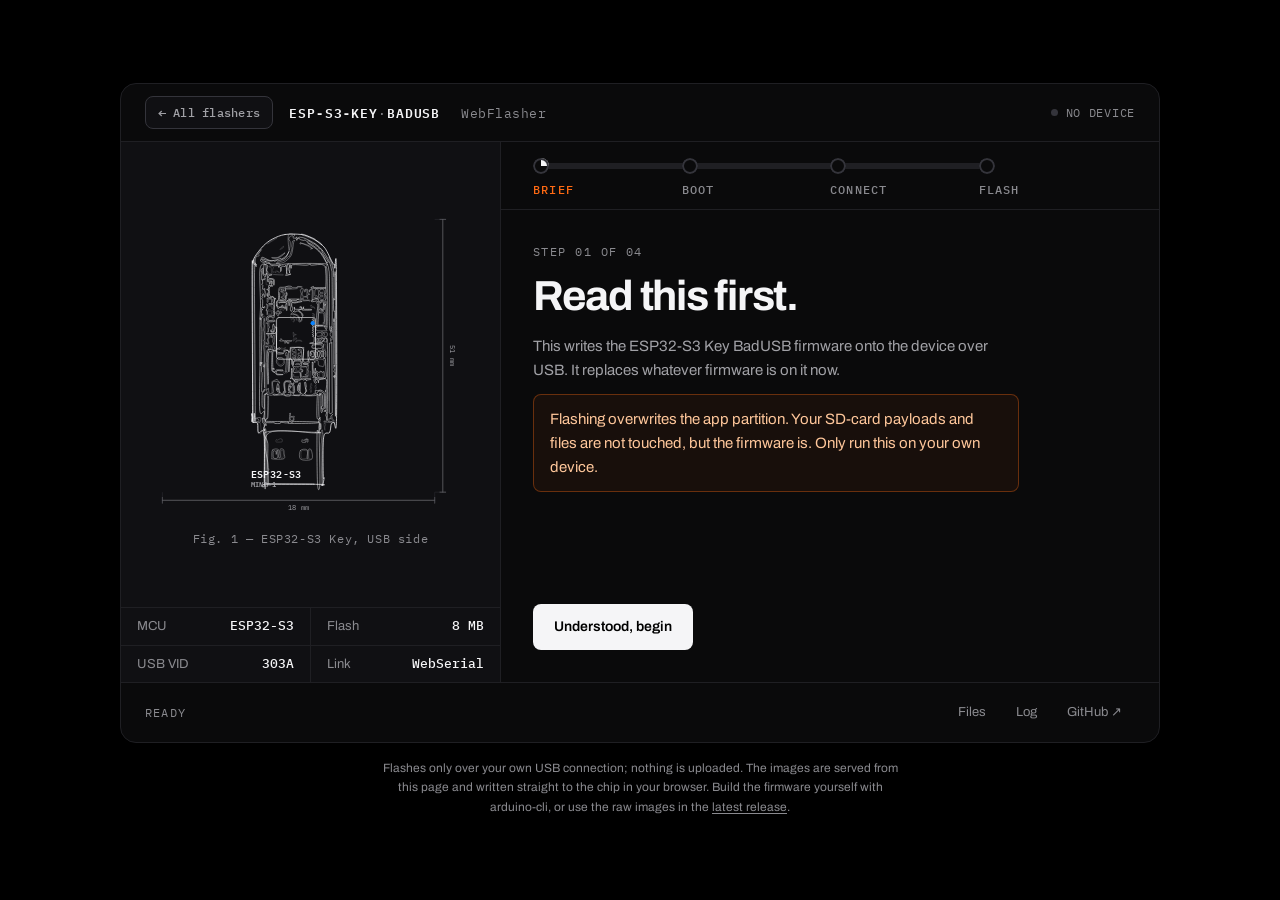
<file: docs/index.html>
<!doctype html>
<html lang="en">
<head>
<meta charset="utf-8">
<meta name="viewport" content="width=device-width, initial-scale=1">
<title>ESP-S3-Key WebFlasher</title>
<meta name="description" content="Flash the ESP32-S3 Key BadUSB firmware straight from the browser over USB with WebSerial. No toolchain, no command line.">
<meta name="color-scheme" content="dark">
<meta name="theme-color" content="#000000">
<link rel="icon" type="image/svg+xml" href="./favicon.svg">
<link rel="preconnect" href="https://fonts.googleapis.com">
<link rel="preconnect" href="https://fonts.gstatic.com" crossorigin>
<link href="https://fonts.googleapis.com/css2?family=Archivo:wght@400;500;600;700;800&family=IBM+Plex+Mono:wght@400;500;600&display=swap" rel="stylesheet">
<link rel="stylesheet" href="./css/style.css">
</head>
<body>

<noscript>
  <p class="noscript">This flasher talks to the device from the page itself, so
  it needs JavaScript enabled. The command line route (arduino-cli / esptool)
  in the <a href="https://github.com/QWavey/ESP-S3-Key-BadUSB">repo</a> works
  without it.</p>
</noscript>

<div class="stage">

<article class="box" id="box">

  <header class="box-top">
    <div class="box-lead">
      <a class="backlink" href="https://qwavey.github.io/flashers/"><span class="bl-arrow" aria-hidden="true">&#8592;</span> All flashers</a>
      <p class="brandline">ESP&#8209;S3&#8209;KEY<span class="sep">&middot;</span>BADUSB
        <span class="ver">WebFlasher</span></p>
    </div>
    <p class="status" id="status" data-state="idle">
      <span class="dot" aria-hidden="true"></span><span id="statusText">No device</span>
    </p>
  </header>

  <div class="box-body">

    <!-- left slab: ESP32-S3 key figure -->
    <aside class="slab">
      <figure class="fig">
        <svg class="device" viewBox="-10 -10 1264 1257" role="img" aria-labelledby="figtitle">
  <title id="figtitle">ESP32-S3 Key: clear-cased USB-A dongle, ESP32-S3-MINI-1 module and BOOT button.</title>
  <g class="fig-body">
    <path class="case" pathLength="1" d="M514.0 63.3 C493.8 66.4 477.2 74.0 462.0 81.9 C446.8 89.9 435.4 98.8 423.0 111.1 C410.6 123.5 395.1 144.0 387.8 156.0 C380.5 168.0 381.4 170.5 379.4 183.0 C377.4 195.5 376.2 127.8 376.0 231.0 C375.8 334.2 378.3 704.8 378.0 802.0 C377.7 899.2 374.2 810.0 374.2 814.0 C374.2 818.0 377.8 820.7 378.0 826.0 C378.1 831.3 374.9 841.9 375.1 846.0 C375.3 850.1 375.2 849.1 379.0 850.5 C382.9 852.0 394.2 847.1 398.1 854.5 C401.9 861.8 397.7 887.3 402.3 894.9 C407.0 902.5 421.5 865.0 425.7 900.1 C429.9 935.2 425.5 1070.7 427.5 1105.5 C429.6 1140.3 399.1 1108.2 438.0 1109.0 C476.9 1109.8 622.7 1109.3 660.9 1110.3 C699.1 1111.2 665.2 1114.6 667.1 1114.6 C669.0 1114.7 670.7 1116.0 672.5 1110.7 C674.2 1105.5 677.2 1088.8 677.5 1083.0 C677.8 1077.2 674.8 1097.2 674.0 1076.0 C673.3 1054.8 672.1 985.3 673.0 956.0 C673.9 926.7 674.6 910.7 679.3 900.1 C683.9 889.6 696.0 900.1 700.7 892.7 C705.5 885.4 704.8 863.3 707.8 856.1 C710.8 848.9 715.1 855.5 718.7 849.6 C722.4 843.8 728.2 927.6 729.9 821.0 C731.6 714.4 730.1 312.8 728.9 210.1 C727.7 107.4 723.7 208.4 722.5 204.7 C721.4 201.1 723.5 191.8 722.1 188.3 C720.6 184.8 720.8 195.0 714.1 183.7 C707.3 172.5 692.5 136.5 681.5 121.0 C670.5 105.5 657.7 98.4 648.0 91.0 C638.3 83.6 633.8 81.0 623.0 76.4 C612.2 71.8 601.2 65.6 583.0 63.4 C564.8 61.3 534.2 60.2 514.0 63.3 Z"/>
    <path class="chip" pathLength="1" d="M488.2 411.1 H631.9 A9.8 9.8 0 0 1 641.7 420.9 V576.0 A9.8 9.8 0 0 1 631.9 585.8 H488.2 A9.8 9.8 0 0 1 478.4 576.0 V420.9 A9.8 9.8 0 0 1 488.2 411.1 Z"/>
    <path class="edge" pathLength="1" d="M426.0 187.0 C421.4 187.0 416.2 187.0 413.2 194.0 C410.2 201.0 408.4 202.7 408.0 229.0 C407.6 255.3 410.8 321.0 411.0 352.0 C411.2 383.0 408.8 403.8 409.0 415.0 C409.2 426.2 412.0 417.2 412.0 419.0 C412.0 420.8 409.5 395.8 409.0 426.0 C408.5 456.2 408.3 570.3 409.0 600.0 C409.7 629.7 413.0 601.5 413.0 604.0 C413.0 606.5 409.8 582.3 409.0 615.0 C408.2 647.7 405.0 768.5 408.0 800.0 C411.0 831.5 423.9 799.3 426.8 804.0 C429.6 808.7 424.6 823.5 425.0 828.0 C425.4 832.5 428.2 846.0 429.0 831.0 C429.8 816.0 427.8 754.0 430.0 738.0 C432.2 722.0 441.1 736.8 442.0 735.0 C442.8 733.2 436.4 727.4 435.0 727.0 C433.6 726.7 435.2 731.3 433.8 733.0 C432.3 734.7 427.4 727.8 426.2 737.0 C425.1 746.2 427.5 779.2 427.0 788.0 C426.5 796.8 424.5 791.1 423.0 789.8 C421.5 788.4 418.8 788.6 418.0 780.0 C417.2 771.4 417.6 747.0 418.0 738.0 C418.4 729.0 418.2 729.5 420.2 726.0 C422.2 722.5 428.7 719.5 430.0 717.0 C431.3 714.5 429.3 710.4 428.0 711.0 C426.7 711.6 424.0 719.6 422.0 720.8 C420.0 721.9 416.7 730.3 416.0 718.0 C415.3 705.7 418.1 660.8 418.0 647.0 C417.8 633.2 415.2 643.0 415.0 635.0 C414.8 627.0 417.2 605.5 417.0 599.0 C416.8 592.5 414.0 617.5 414.0 596.0 C414.0 574.5 417.0 495.2 417.0 470.0 C417.0 444.8 414.3 454.0 414.0 445.0 C413.7 436.0 414.2 421.7 415.0 416.0 C415.8 410.3 419.1 413.7 419.0 411.0 C418.8 408.3 414.5 402.2 414.0 400.0 C413.5 397.8 415.3 397.7 416.0 398.0 C416.7 398.3 417.4 401.3 418.2 401.8 C419.1 402.3 420.7 401.9 421.0 401.0 C421.2 400.1 420.6 397.2 419.8 396.2 C419.0 395.2 417.0 397.4 416.2 395.0 C415.4 392.6 414.2 384.8 415.0 382.0 C415.8 379.2 420.8 378.7 421.0 378.0 C421.1 377.3 417.0 378.6 416.0 377.8 C415.0 376.9 414.7 374.6 415.0 373.0 C415.3 371.4 416.2 368.6 418.0 368.2 C419.8 367.9 424.0 371.0 426.0 371.0 C428.0 371.0 429.6 369.0 430.0 368.0 C430.3 367.0 428.7 365.1 428.0 365.0 C427.3 365.0 427.3 367.4 426.0 367.8 C424.7 368.1 421.2 371.8 420.2 367.0 C419.2 362.2 420.7 344.7 420.0 339.0 C419.3 333.3 415.8 335.0 416.0 333.0 C416.2 331.0 421.0 328.7 421.0 327.0 C421.0 325.3 416.2 324.0 416.0 323.0 C415.8 322.0 419.1 322.3 419.8 320.8 C420.5 319.3 419.4 315.3 420.2 314.0 C421.1 312.7 423.8 311.3 425.0 313.0 C426.2 314.7 426.4 322.0 427.2 324.0 C428.0 326.0 429.1 327.9 429.8 324.8 C430.4 321.6 431.3 309.8 431.0 305.0 C430.7 300.2 428.2 298.5 428.0 296.0 C427.8 293.5 431.1 290.9 429.8 290.2 C428.5 289.6 421.7 294.4 420.2 292.0 C418.7 289.6 421.5 279.3 420.8 276.0 C420.1 272.7 416.2 273.2 416.0 272.0 C415.9 270.8 419.3 272.0 420.0 269.0 C420.7 266.0 418.6 256.9 420.2 254.0 C421.9 251.1 428.5 253.3 430.0 251.8 C431.5 250.3 430.7 244.9 429.0 245.0 C427.3 245.2 422.1 251.6 420.0 252.8 C417.9 253.9 416.9 257.3 416.2 252.0 C415.5 246.7 416.5 226.8 416.0 221.0 C415.5 215.2 412.8 219.3 413.0 217.0 C413.2 214.7 415.9 208.8 417.2 207.0 C418.6 205.2 420.3 202.7 421.0 206.2 C421.7 209.7 419.6 222.2 421.2 228.0 C422.8 233.8 429.0 240.6 430.8 240.8 C432.5 241.0 432.9 231.4 431.8 229.2 C430.6 227.1 425.0 234.5 424.0 228.0 C423.0 221.5 424.3 196.1 426.0 190.2 C427.7 184.4 432.3 186.4 434.0 193.0 C435.6 199.6 434.8 223.0 436.0 230.0 C437.2 237.0 440.3 230.0 441.0 235.0 C441.7 240.0 439.1 255.7 440.2 260.0 C441.4 264.3 446.3 259.0 447.8 261.0 C449.2 263.0 448.1 272.0 449.0 272.0 C449.9 272.0 451.9 263.0 453.2 261.0 C454.6 259.0 456.5 258.6 457.0 260.2 C457.5 261.9 455.7 269.1 456.0 271.0 C456.4 272.9 458.4 273.8 459.0 271.8 C459.6 269.8 462.1 261.3 459.8 259.0 C457.4 256.7 447.8 258.6 445.0 257.8 C442.2 256.9 442.9 255.1 443.2 254.0 C443.6 252.9 443.5 251.3 447.0 251.0 C450.5 250.7 460.7 248.1 464.0 252.2 C467.3 256.4 466.2 275.2 467.0 276.0 C467.8 276.8 469.2 261.3 469.0 257.0 C468.8 252.7 470.0 252.1 466.0 250.2 C462.0 248.4 448.5 248.4 445.2 246.0 C441.9 243.6 444.2 238.0 446.0 236.0 C447.8 234.0 453.9 234.7 456.0 233.8 C458.1 232.8 461.7 231.0 458.8 230.2 C455.8 229.4 441.6 229.9 438.2 229.0 C434.8 228.1 437.4 226.2 438.2 225.0 C439.0 223.8 443.2 224.0 443.0 222.0 C442.8 220.0 437.4 217.7 437.0 213.0 C436.6 208.3 442.6 198.3 440.8 194.0 C438.9 189.7 430.6 187.0 426.0 187.0 Z"/>
    <path class="edge" pathLength="1" d="M630.0 338.0 C624.6 338.4 622.4 340.6 622.2 341.8 C622.1 342.9 625.0 344.9 629.0 345.0 C633.0 345.0 642.4 342.2 646.0 342.0 C649.6 341.9 650.8 342.5 650.8 344.0 C650.8 345.5 646.2 349.3 646.0 351.0 C645.8 352.7 648.9 351.7 649.8 354.0 C650.6 356.3 651.5 357.0 651.0 365.0 C650.5 373.0 647.7 389.3 647.0 402.0 C646.3 414.7 648.0 432.9 647.0 441.0 C646.0 449.1 642.5 449.1 641.0 450.8 C639.5 452.4 638.8 451.6 638.0 450.8 C637.2 450.0 636.4 451.4 636.0 446.0 C635.6 440.6 637.1 422.7 635.8 418.2 C634.4 413.7 628.1 418.0 628.0 419.0 C627.9 420.0 635.0 422.7 635.0 424.0 C635.0 425.3 628.2 425.7 628.0 427.0 C627.8 428.3 634.0 430.5 634.0 432.0 C634.0 433.5 628.1 435.0 628.0 436.0 C628.0 437.0 632.9 437.0 633.8 438.0 C634.6 439.0 633.9 441.0 633.0 442.0 C632.0 443.0 627.9 442.8 628.0 444.0 C628.2 445.2 633.8 447.7 633.8 449.0 C633.8 450.3 628.0 451.0 628.0 452.0 C628.0 453.0 634.0 453.8 634.0 455.0 C634.0 456.2 628.0 457.7 628.0 459.0 C628.0 460.3 634.0 461.8 634.0 463.0 C634.0 464.2 628.2 464.9 628.2 466.2 C628.2 467.6 634.0 469.7 634.0 471.0 C634.0 472.3 628.4 472.9 628.2 474.2 C628.1 475.6 633.0 477.5 633.0 479.0 C632.9 480.5 627.7 481.8 628.0 483.0 C628.3 484.2 634.6 484.8 634.8 486.0 C634.9 487.2 628.9 488.7 629.0 490.0 C629.2 491.3 634.8 490.3 635.8 494.0 C636.8 497.7 635.6 508.4 635.0 512.0 C634.4 515.6 634.3 514.9 632.0 515.8 C629.7 516.6 623.1 516.5 621.2 517.2 C619.4 517.9 612.5 519.3 621.0 520.0 C629.5 520.7 663.5 516.9 672.0 521.2 C680.5 525.5 670.9 541.3 672.2 545.8 C673.6 550.3 678.0 546.8 680.0 548.2 C682.0 549.6 683.4 549.5 684.0 554.0 C684.6 558.5 685.3 570.3 683.8 575.0 C682.3 579.7 675.5 580.6 675.0 582.0 C674.6 583.4 679.7 582.4 681.0 583.2 C682.3 584.1 682.3 579.5 683.0 587.0 C683.7 594.5 685.0 614.8 685.0 628.0 C684.9 641.2 690.6 659.3 682.8 666.0 C675.0 672.7 645.5 665.1 638.2 668.2 C630.9 671.4 637.8 682.4 639.0 685.0 C640.3 687.6 645.4 685.8 645.8 684.0 C646.1 682.2 641.3 676.3 641.0 674.0 C640.7 671.7 642.2 670.2 644.0 670.2 C645.8 670.2 650.1 671.5 651.8 674.0 C653.4 676.5 653.4 685.0 654.0 685.0 C654.6 685.0 654.2 676.3 655.2 674.0 C656.2 671.7 654.7 671.9 660.0 671.2 C665.3 670.6 682.4 662.4 686.8 670.0 C691.1 677.6 686.8 708.7 686.0 717.0 C685.2 725.3 682.0 719.0 682.0 720.0 C682.0 721.0 685.3 710.2 686.0 723.0 C686.7 735.8 686.3 784.0 686.0 797.0 C685.7 810.0 685.5 799.8 684.0 800.8 C682.5 801.8 676.4 802.0 677.0 803.0 C677.7 804.0 686.4 804.0 687.8 807.0 C689.1 810.0 685.1 817.8 685.0 821.0 C684.9 824.2 686.0 826.7 687.0 826.0 C688.0 825.3 690.3 868.2 691.0 817.0 C691.7 765.8 694.8 569.2 691.0 519.0 C687.2 468.8 675.3 516.2 668.0 516.0 C660.7 515.8 651.3 518.3 647.0 518.0 C642.7 517.7 643.0 525.3 642.2 514.0 C641.4 502.7 641.1 461.5 642.2 450.0 C643.4 438.5 643.5 446.0 649.0 445.0 C654.5 444.0 674.0 444.3 675.0 444.0 C676.0 443.7 658.8 443.7 655.0 443.0 C651.2 442.3 652.0 457.3 652.0 440.0 C652.0 422.7 658.4 356.2 654.8 339.2 C651.1 322.2 635.4 337.6 630.0 338.0 Z"/>
    <path class="edge" pathLength="1" d="M488.0 197.2 C481.5 199.5 486.1 199.1 487.2 199.8 C488.4 200.4 493.5 198.0 494.8 201.0 C496.1 204.0 494.5 215.7 495.0 218.0 C495.5 220.3 497.1 218.1 497.8 215.0 C498.5 211.9 497.6 202.4 499.0 199.2 C500.4 196.0 503.5 196.2 506.0 196.0 C508.5 195.8 512.3 198.5 514.0 198.0 C515.7 197.5 515.2 193.9 516.0 193.2 C516.8 192.6 518.1 188.5 518.8 194.0 C519.4 199.5 520.3 219.2 520.0 226.0 C519.7 232.8 513.8 234.5 517.0 235.0 C520.2 235.5 538.1 230.3 539.0 229.0 C539.8 227.7 524.7 233.6 522.2 227.0 C519.7 220.4 522.4 195.4 524.0 189.2 C525.6 183.1 530.5 188.0 531.8 190.0 C533.1 192.0 532.5 198.5 531.8 201.0 C531.0 203.5 528.0 203.5 527.2 205.0 C526.4 206.5 526.2 208.2 527.0 210.0 C527.8 211.8 530.8 213.7 531.8 216.0 C532.8 218.3 532.5 227.9 533.0 224.0 C533.5 220.0 534.0 197.2 535.0 192.2 C536.0 187.2 537.9 191.9 538.8 194.0 C539.6 196.1 538.8 205.6 540.0 205.0 C541.2 204.3 535.8 192.2 546.0 190.0 C556.2 187.8 588.8 192.3 601.0 192.0 C613.2 191.7 615.0 188.0 619.0 188.0 C623.0 188.0 615.5 191.5 625.0 192.0 C634.5 192.5 665.8 185.0 675.8 191.0 C685.8 197.0 683.5 212.7 685.0 228.0 C686.5 243.3 685.4 273.3 684.8 283.0 C684.1 292.7 689.0 285.5 681.0 286.0 C673.0 286.5 645.0 286.8 637.0 286.0 C629.0 285.2 635.2 280.7 633.0 281.0 C630.8 281.4 616.2 286.7 624.0 288.0 C631.9 289.3 669.9 288.3 680.0 289.0 C690.1 289.7 683.9 288.7 684.8 292.0 C685.6 295.3 685.6 305.3 685.0 309.0 C684.4 312.7 681.0 312.2 681.0 314.0 C681.0 315.8 684.3 316.8 685.0 320.0 C685.7 323.2 685.7 329.8 685.0 333.0 C684.3 336.2 681.1 337.2 681.0 339.0 C681.0 340.8 684.2 341.0 684.8 344.0 C685.4 347.0 685.9 354.7 684.8 357.0 C683.7 359.3 679.5 360.5 678.2 358.0 C676.9 355.5 679.8 345.0 677.0 342.2 C674.2 339.4 663.9 340.0 661.2 341.2 C658.6 342.5 660.6 348.4 661.2 349.8 C661.9 351.2 664.2 350.6 665.0 349.8 C665.8 349.0 665.4 345.9 666.2 345.0 C667.1 344.1 668.5 342.9 670.0 344.2 C671.4 345.6 674.5 347.5 675.0 353.0 C675.4 358.5 674.1 372.9 672.8 377.0 C671.4 381.1 668.2 378.4 667.0 377.8 C665.8 377.1 666.6 374.0 665.8 373.2 C664.9 372.4 663.0 372.0 662.0 373.0 C661.0 374.0 657.5 377.9 660.0 379.0 C662.5 380.1 674.0 382.4 677.0 379.8 C680.0 377.1 676.9 365.8 678.2 363.0 C679.5 360.2 683.5 350.3 684.8 363.0 C686.1 375.7 686.9 425.3 686.0 439.0 C685.0 452.7 678.3 443.9 679.0 445.0 C679.7 446.1 688.2 481.8 690.0 445.8 C691.8 409.8 690.9 270.0 690.0 229.0 C689.1 188.0 686.6 207.2 684.8 200.0 C683.0 192.8 705.5 188.3 679.0 186.0 C652.5 183.7 557.8 184.1 526.0 186.0 C494.2 187.9 494.5 194.9 488.0 197.2 Z"/>
    <path class="edge" pathLength="1" d="M389.0 187.0 C387.2 187.0 386.9 183.8 385.2 190.0 C383.5 196.2 379.9 121.0 379.0 224.0 C378.1 327.0 378.8 710.0 380.0 808.0 C381.2 906.0 384.5 813.2 386.0 812.0 C387.5 810.8 389.0 896.8 389.0 801.0 C389.0 705.2 385.3 337.5 386.0 237.0 C386.7 136.5 392.3 205.5 393.0 198.0 C393.7 190.5 389.7 193.3 390.2 192.0 C390.7 190.7 396.2 190.8 396.0 190.0 C395.8 189.2 390.8 187.0 389.0 187.0 Z"/>
    <path class="edge" pathLength="1" d="M563.2 74.2 C561.7 74.1 557.3 77.9 557.0 79.0 C556.8 80.1 560.7 79.5 561.8 81.0 C562.8 82.5 562.7 87.6 563.2 87.8 C563.8 88.0 563.4 83.7 565.0 82.2 C566.6 80.8 571.2 78.8 573.0 79.0 C574.8 79.3 572.8 82.3 576.0 83.8 C579.2 85.3 588.2 87.6 592.0 88.0 C595.8 88.4 596.8 85.4 599.0 86.2 C601.2 87.1 602.7 92.3 605.0 93.0 C607.3 93.6 608.3 88.6 613.0 90.2 C617.7 91.8 629.1 100.8 633.2 102.8 C637.4 104.8 636.5 101.2 638.0 102.2 C639.5 103.2 639.4 106.5 642.2 108.8 C645.0 111.1 652.4 113.7 654.8 116.0 C657.1 118.3 654.8 121.4 656.2 122.8 C657.6 124.1 660.7 122.7 663.0 124.2 C665.3 125.8 668.6 129.7 669.8 132.0 C671.0 134.3 666.2 130.8 670.2 138.0 C674.2 145.2 690.0 168.2 693.8 175.0 C697.6 181.8 694.0 178.0 693.0 179.0 C692.0 180.0 691.2 185.3 688.0 180.8 C684.8 176.3 679.6 161.0 673.8 152.0 C667.9 143.0 660.3 134.3 653.0 127.0 C645.7 119.7 637.0 113.0 630.0 108.2 C623.0 103.4 614.4 99.5 611.2 98.2 C608.1 97.0 605.8 96.6 611.2 100.8 C616.7 105.0 634.9 115.7 644.0 123.2 C653.1 130.8 658.0 134.9 666.0 146.0 C674.0 157.1 686.6 179.3 691.8 190.0 C697.0 200.7 695.6 200.2 697.0 210.0 C698.4 219.8 699.5 209.8 700.0 249.0 C700.5 288.2 698.2 412.2 700.0 445.0 C701.8 477.8 708.9 479.6 710.8 445.8 C712.6 411.9 711.3 280.8 711.0 242.0 C710.7 203.2 710.5 222.7 709.0 213.0 C707.5 203.3 704.7 192.5 701.8 184.0 C698.9 175.5 696.5 170.3 691.8 162.0 C687.1 153.7 681.6 143.5 673.8 134.0 C666.0 124.5 657.5 114.2 645.0 105.2 C632.5 96.3 610.0 85.3 599.0 80.2 C588.0 75.2 583.5 75.8 579.0 75.0 C574.5 74.2 574.2 74.4 572.0 75.2 C569.8 76.1 567.5 80.2 566.0 80.0 C564.5 79.8 564.7 74.4 563.2 74.2 Z"/>
    <path class="edge" pathLength="1" d="M467.0 440.0 C466.0 438.8 463.7 438.2 463.0 442.0 C462.4 445.8 462.4 458.5 463.0 463.0 C463.6 467.5 467.8 467.9 466.8 469.0 C465.8 470.1 458.8 470.9 457.0 469.8 C455.2 468.6 456.5 462.1 456.0 462.0 C455.5 461.9 453.8 467.3 454.0 469.0 C454.2 470.7 454.7 471.5 457.0 472.0 C459.3 472.5 466.0 474.6 468.0 471.8 C470.0 468.9 468.1 457.9 469.2 455.0 C470.4 452.1 474.1 450.7 475.0 454.2 C475.9 457.7 481.4 472.0 474.8 476.0 C468.1 480.0 439.5 477.2 435.0 478.0 C430.6 478.8 442.7 480.8 448.0 481.0 C453.3 481.1 462.3 478.8 467.0 479.0 C471.7 479.2 474.7 470.3 476.0 482.0 C477.3 493.7 480.6 537.3 474.8 549.0 C468.9 560.7 446.5 529.5 441.0 552.0 C435.5 574.5 441.3 665.0 442.0 684.0 C442.7 703.0 444.8 679.3 445.0 666.0 C445.2 652.7 442.8 622.3 443.0 604.0 C443.2 585.7 444.2 564.3 446.0 556.2 C447.8 548.1 451.8 554.8 454.0 555.2 C456.2 555.7 458.3 547.9 459.0 559.0 C459.7 570.1 457.6 609.0 458.0 622.0 C458.4 635.0 458.9 633.6 461.2 637.0 C463.6 640.4 468.8 639.9 472.0 642.2 C475.2 644.5 474.6 649.5 480.2 650.8 C485.9 652.1 506.2 650.6 506.0 650.0 C505.8 649.4 483.2 649.6 479.0 647.0 C474.8 644.4 477.2 636.2 481.0 634.2 C484.8 632.2 498.2 635.5 502.0 635.0 C505.8 634.5 508.0 631.9 504.0 631.2 C500.0 630.6 483.0 630.1 478.0 631.2 C473.0 632.4 476.0 636.9 474.0 638.0 C472.0 639.1 468.0 638.8 466.0 637.8 C464.0 636.8 462.5 634.3 462.0 632.0 C461.5 629.7 462.0 624.6 463.0 624.2 C464.0 623.9 467.2 630.0 468.0 630.0 C468.8 630.0 468.6 625.6 467.8 624.2 C466.9 622.9 463.8 633.5 463.0 622.0 C462.3 610.5 461.1 566.6 463.2 555.0 C465.4 543.4 473.0 550.9 476.0 552.2 C479.0 553.6 476.3 561.2 481.0 563.0 C485.7 564.8 499.8 563.5 504.0 563.0 C508.2 562.5 509.8 561.2 506.0 560.0 C502.2 558.8 485.4 558.7 481.2 556.0 C477.1 553.3 479.1 546.0 481.0 544.0 C483.0 542.0 491.2 545.1 493.0 544.0 C494.8 542.9 492.9 537.9 491.8 537.2 C490.6 536.5 488.3 540.3 486.0 539.8 C483.7 539.2 479.4 547.3 478.2 534.0 C477.0 520.7 479.2 473.8 479.0 460.0 C478.8 446.2 478.4 453.1 476.8 451.2 C475.1 449.4 470.9 450.9 469.2 449.0 C467.6 447.1 468.0 441.2 467.0 440.0 Z"/>
    <path class="edge" pathLength="1" d="M574.0 686.2 C572.2 688.1 568.5 693.0 567.2 698.0 C565.9 703.0 565.6 713.2 566.0 716.0 C566.4 718.8 569.1 718.0 569.8 715.0 C570.4 712.0 569.3 701.6 570.0 698.0 C570.7 694.4 573.2 690.6 574.0 693.2 C574.8 695.9 575.7 709.0 575.0 714.0 C574.3 719.0 569.4 721.0 570.0 723.0 C570.6 725.0 577.4 723.9 578.8 726.0 C580.1 728.1 573.0 733.6 578.2 735.8 C583.4 737.9 598.9 738.8 610.0 739.0 C621.1 739.2 638.8 739.0 645.0 737.0 C651.2 735.0 644.9 730.0 647.2 727.0 C649.5 724.0 654.4 718.7 659.0 719.0 C663.6 719.3 671.6 725.7 674.8 729.0 C677.9 732.3 677.4 729.8 678.0 739.0 C678.5 748.2 679.3 774.9 678.0 784.0 C676.7 793.1 672.0 792.5 670.0 793.8 C668.0 795.1 666.5 793.6 666.0 792.0 C665.6 790.4 666.2 786.3 667.2 784.0 C668.2 781.7 671.6 786.2 672.0 778.0 C672.4 769.8 671.9 743.2 669.8 735.0 C667.6 726.8 660.3 729.5 659.0 729.0 C657.7 728.5 661.5 730.7 661.8 732.0 C662.1 733.3 662.4 736.3 660.8 737.0 C659.1 737.7 654.0 735.5 652.0 736.0 C650.0 736.5 649.7 724.3 649.0 740.0 C648.3 755.7 645.9 814.9 648.0 830.0 C650.1 845.1 660.4 831.9 661.8 830.8 C663.1 829.6 656.9 837.6 656.0 823.0 C655.1 808.4 654.9 757.3 656.2 743.0 C657.6 728.7 662.5 727.1 664.0 737.2 C665.5 747.4 663.7 792.7 665.0 804.0 C666.3 815.2 670.9 805.8 671.8 804.8 C672.6 803.8 669.2 799.8 670.2 798.0 C671.2 796.2 675.8 795.8 677.8 793.8 C679.7 791.8 681.3 795.1 682.0 786.0 C682.7 776.9 682.7 749.2 682.0 739.0 C681.3 728.8 680.8 729.0 677.8 725.0 C674.8 721.0 668.8 716.4 664.0 715.2 C659.2 714.1 652.3 718.0 649.0 718.0 C645.7 717.9 645.3 715.2 644.0 715.0 C642.7 714.9 641.7 714.1 641.0 717.0 C640.3 720.0 641.0 730.4 640.0 732.8 C639.0 735.1 637.5 730.5 635.0 731.0 C632.5 731.6 630.7 735.2 625.0 736.0 C619.3 736.8 605.5 737.4 601.0 735.8 C596.5 734.1 597.6 728.6 598.2 726.0 C598.9 723.4 604.5 723.2 605.0 720.0 C605.4 716.8 601.3 710.0 601.0 707.0 C600.7 704.0 603.2 706.0 603.0 702.0 C602.8 698.0 601.2 685.7 600.0 683.0 C598.8 680.4 595.9 680.0 596.0 686.0 C596.2 692.0 601.3 711.4 600.8 719.0 C600.3 726.6 595.5 729.6 593.0 731.8 C590.5 733.9 588.6 733.7 586.0 731.8 C583.4 729.8 578.6 727.5 577.2 720.0 C575.9 712.5 578.5 692.6 578.0 687.0 C577.5 681.4 575.8 684.4 574.0 686.2 Z"/>
    <path class="edge" pathLength="1" d="M510.2 548.2 C508.9 550.0 508.6 557.1 509.2 557.8 C509.9 558.4 510.7 552.5 514.0 552.0 C517.3 551.6 526.2 541.4 528.8 555.0 C531.3 568.6 528.7 621.9 529.2 633.8 C529.8 645.6 531.4 634.0 532.0 626.0 C532.6 618.0 532.3 593.2 533.0 586.0 C533.7 578.8 534.5 582.0 536.0 583.0 C537.5 584.0 540.7 588.2 541.8 592.0 C542.8 595.8 540.7 600.8 542.2 606.0 C543.7 611.2 549.4 617.2 550.8 623.0 C552.1 628.8 546.2 637.9 550.2 640.8 C554.3 643.6 570.2 636.7 575.0 640.2 C579.8 643.7 577.6 658.8 578.8 661.8 C580.0 664.7 581.7 661.8 582.0 658.0 C582.2 654.2 579.4 642.2 580.2 639.0 C581.0 635.8 585.5 640.2 586.8 638.8 C588.0 637.3 588.6 631.6 587.8 630.2 C587.0 628.9 583.3 631.1 582.0 630.8 C580.7 630.4 580.2 634.3 580.0 628.0 C579.8 621.7 585.4 599.0 580.8 593.0 C576.1 587.0 557.2 589.9 552.0 592.2 C546.8 594.6 551.0 604.7 549.8 607.0 C548.6 609.3 545.8 609.0 545.0 606.0 C544.2 603.0 545.9 592.7 544.8 589.0 C543.6 585.3 539.1 591.5 538.0 584.0 C536.9 576.5 537.5 551.5 538.2 544.0 C538.9 536.5 533.6 539.5 542.0 539.0 C550.4 538.5 581.1 530.8 588.8 541.0 C596.4 551.2 583.8 589.9 588.0 600.0 C592.2 610.1 609.6 603.9 613.8 601.8 C617.9 599.6 612.3 590.5 613.0 587.0 C613.7 583.5 618.0 583.3 618.0 581.0 C618.0 578.7 613.9 578.0 613.0 573.0 C612.1 568.0 613.4 553.7 612.8 551.2 C612.1 548.7 609.3 551.0 609.0 558.0 C608.7 565.0 611.3 586.5 611.0 593.0 C610.7 599.5 610.3 596.8 607.0 597.0 C603.7 597.1 593.7 603.0 591.2 594.0 C588.7 585.0 592.5 552.5 592.0 543.0 C591.5 533.5 596.7 538.3 588.0 537.2 C579.3 536.1 548.6 535.8 540.0 536.2 C531.4 536.7 537.4 536.5 536.2 540.0 C535.1 543.5 534.2 555.1 533.0 557.0 C531.8 558.9 531.7 552.9 529.0 551.2 C526.3 549.6 520.1 547.5 517.0 547.0 C513.9 546.5 511.5 546.4 510.2 548.2 Z"/>
    <path class="edge" pathLength="1" d="M640.8 892.2 C607.3 891.4 472.4 881.4 439.2 890.2 C406.1 899.0 442.0 909.1 442.0 945.0 C442.0 980.9 438.9 1079.1 439.2 1105.8 C439.6 1132.4 443.2 1112.1 444.0 1105.0 C444.8 1097.9 443.3 1070.5 444.0 1063.0 C444.7 1055.5 448.1 1061.0 448.0 1060.0 C447.8 1059.0 443.3 1059.3 443.0 1057.0 C442.7 1054.7 446.0 1050.5 446.0 1046.0 C446.0 1041.5 443.2 1055.2 443.0 1030.0 C442.8 1004.8 412.2 917.5 445.0 895.0 C477.8 872.5 607.4 895.5 640.0 895.0 C672.6 894.5 674.2 893.0 640.8 892.2 Z"/>
    <path class="edge" pathLength="1" d="M724.0 230.0 C723.3 176.7 724.1 315.0 723.0 332.0 C721.9 349.0 718.1 323.9 717.2 332.2 C716.4 340.6 717.3 373.4 718.0 382.0 C718.8 390.6 720.9 381.5 721.8 384.0 C722.6 386.5 723.0 392.0 723.0 397.0 C723.0 402.0 722.6 410.8 721.8 414.0 C720.9 417.2 718.6 413.5 718.0 416.0 C717.4 418.5 717.4 426.5 718.0 429.0 C718.6 431.5 720.9 402.3 721.8 431.0 C722.6 459.7 723.5 571.0 723.0 601.0 C722.5 631.0 719.7 607.2 719.0 611.0 C718.3 614.8 718.5 621.2 719.0 624.0 C719.5 626.8 722.2 625.7 722.0 628.0 C721.8 630.3 717.9 635.8 718.0 638.0 C718.1 640.2 721.8 637.3 722.8 641.0 C723.8 644.7 724.3 656.5 724.0 660.0 C723.7 663.5 721.8 662.1 721.0 661.8 C720.2 661.4 719.5 658.1 719.0 658.0 C718.5 657.9 717.3 659.8 718.0 661.0 C718.7 662.2 721.8 637.7 723.0 665.0 C724.2 692.3 724.3 827.2 725.0 825.0 C725.7 822.8 727.2 751.2 727.0 652.0 C726.8 552.8 724.7 283.4 724.0 230.0 Z"/>
    <path class="edge" pathLength="1" d="M478.0 360.0 C479.0 365.3 483.1 373.2 485.2 374.8 C487.4 376.3 486.9 370.2 491.0 369.2 C495.1 368.3 506.2 368.0 510.0 369.0 C513.8 370.0 513.1 374.8 514.0 375.0 C514.9 375.1 514.4 371.0 515.2 370.0 C516.1 369.0 518.3 367.7 519.0 369.0 C519.7 370.3 518.8 376.2 519.2 378.0 C519.7 379.8 521.3 385.4 521.8 379.8 C522.3 374.1 521.5 350.1 522.2 344.0 C522.9 337.9 524.6 342.2 526.0 343.2 C527.4 344.2 529.9 346.9 530.8 350.0 C531.6 353.1 530.9 363.0 531.0 362.0 C531.1 361.0 530.2 347.1 531.2 344.0 C532.2 340.9 535.7 340.1 537.0 343.2 C538.3 346.4 539.2 357.7 539.0 363.0 C538.8 368.3 535.8 371.2 536.0 375.0 C536.2 378.8 538.3 386.1 540.0 386.0 C541.7 385.8 545.7 378.0 546.0 374.0 C546.3 370.0 542.3 366.3 542.0 362.0 C541.7 357.7 541.8 350.2 544.0 348.2 C546.2 346.2 548.2 350.7 555.0 350.0 C561.8 349.3 581.5 345.3 585.0 344.0 C588.5 342.7 580.0 341.7 576.0 342.0 C572.0 342.3 566.5 345.3 561.0 346.0 C555.5 346.7 546.0 347.1 543.0 346.0 C540.0 344.9 540.0 340.2 543.0 339.2 C546.0 338.2 557.5 340.5 561.0 340.0 C564.5 339.5 562.0 337.2 564.0 336.2 C566.0 335.3 578.6 334.6 572.8 334.2 C566.9 333.9 534.8 333.5 529.0 334.0 C523.2 334.5 536.2 336.1 538.0 337.2 C539.8 338.4 542.1 340.5 539.8 341.0 C537.4 341.5 528.0 339.2 524.0 340.0 C520.0 340.9 521.8 344.8 516.0 346.0 C510.2 347.2 493.6 346.3 489.2 347.0 C484.9 347.7 488.7 350.0 490.0 350.0 C491.3 350.0 492.5 347.1 497.0 347.0 C501.5 346.9 513.3 348.1 517.0 349.2 C520.7 350.4 519.3 352.0 519.0 354.0 C518.7 356.0 515.4 358.9 515.0 361.0 C514.7 363.1 518.7 365.8 517.0 366.8 C515.3 367.7 507.0 367.7 505.0 366.8 C503.0 365.8 505.4 362.3 504.8 361.0 C504.1 359.7 502.0 358.0 501.0 359.0 C500.0 360.0 501.7 365.5 499.0 366.8 C496.3 368.1 487.8 367.4 485.0 366.8 C482.2 366.1 482.5 366.8 482.0 363.0 C481.5 359.2 480.1 347.8 482.2 344.0 C484.4 340.2 489.4 340.5 495.0 340.0 C500.6 339.5 511.9 343.9 515.8 340.8 C519.6 337.6 517.2 324.6 518.2 321.0 C519.3 317.4 521.4 321.3 522.0 319.0 C522.6 316.7 522.6 309.2 521.8 307.2 C521.0 305.3 517.5 306.3 517.2 307.2 C516.9 308.2 520.0 311.4 520.0 313.0 C520.0 314.6 517.8 313.3 517.0 317.0 C516.2 320.7 519.0 331.7 515.0 335.0 C511.0 338.3 497.2 338.3 493.0 336.8 C488.8 335.3 490.2 330.1 490.0 326.0 C489.8 321.9 492.5 315.3 492.0 312.0 C491.5 308.7 487.8 302.3 487.0 306.0 C486.2 309.7 488.3 327.8 487.0 334.0 C485.7 340.2 480.7 338.7 479.2 343.0 C477.7 347.3 477.0 354.7 478.0 360.0 Z"/>
    <path class="edge" pathLength="1" d="M661.0 836.0 C660.7 830.3 656.1 835.7 655.2 837.0 C654.4 838.3 656.4 842.0 656.0 844.0 C655.6 846.0 652.9 847.5 653.0 849.0 C653.2 850.5 656.7 845.5 657.0 853.0 C657.3 860.5 656.5 886.5 655.0 894.0 C653.5 901.5 648.8 862.3 648.0 898.0 C647.2 933.7 648.0 1073.3 650.0 1108.0 C652.0 1142.7 658.8 1139.5 660.0 1106.0 C661.2 1072.5 657.2 944.5 657.0 907.0 C656.8 869.5 657.9 885.7 659.0 881.0 C660.1 876.3 662.8 881.1 663.8 878.8 C664.8 876.4 665.1 871.0 665.0 867.0 C664.9 863.0 663.5 853.5 663.0 855.0 C662.5 856.5 662.7 872.2 662.0 876.0 C661.3 879.8 659.8 878.6 659.0 877.8 C658.2 876.9 656.7 878.0 657.0 871.0 C657.3 864.0 661.3 841.7 661.0 836.0 Z"/>
    <path class="edge" pathLength="1" d="M420.0 833.0 C419.0 835.7 419.0 847.2 420.0 851.0 C421.0 854.8 424.6 853.3 425.8 856.0 C426.9 858.7 427.3 864.3 427.0 867.0 C426.7 869.7 424.5 869.0 424.0 872.0 C423.5 875.0 423.2 880.8 424.0 885.0 C424.8 889.2 428.3 860.8 429.0 897.0 C429.7 933.2 427.3 1067.2 428.0 1102.0 C428.7 1136.8 432.0 1140.6 433.0 1106.0 C434.0 1071.3 435.0 930.7 434.0 894.0 C433.0 857.3 427.8 891.8 427.0 886.0 C426.2 880.2 428.3 863.5 429.2 859.0 C430.2 854.5 432.0 858.0 432.8 859.0 C433.6 860.0 433.8 865.8 434.0 865.0 C434.2 864.2 435.1 856.6 433.8 854.2 C432.5 851.9 427.6 854.2 426.2 851.0 C424.9 847.8 426.8 838.0 425.8 835.0 C424.7 832.0 421.0 830.4 420.0 833.0 Z"/>
    <path class="edge" pathLength="1" d="M446.0 277.0 C443.0 279.2 446.1 289.5 444.8 292.0 C443.4 294.5 438.9 291.4 438.0 292.0 C437.1 292.6 438.1 295.1 439.2 295.8 C440.3 296.4 443.6 294.1 444.8 296.0 C445.9 297.9 446.1 304.7 446.0 307.0 C445.9 309.3 445.1 309.4 444.0 309.8 C442.9 310.1 440.2 308.0 439.2 309.2 C438.2 310.4 437.8 314.7 438.0 317.0 C438.3 319.3 440.4 323.1 440.8 322.8 C441.1 322.4 439.6 316.5 440.2 315.0 C440.9 313.5 443.9 312.0 444.8 314.0 C445.6 316.0 441.7 324.6 445.2 326.8 C448.7 328.9 462.4 323.0 465.8 327.0 C469.2 331.0 469.2 346.5 465.8 351.0 C462.3 355.5 445.0 352.8 445.0 354.0 C445.0 355.2 462.3 354.3 465.8 358.0 C469.3 361.7 466.4 372.2 466.0 376.0 C465.5 379.8 463.0 379.5 463.0 381.0 C463.0 382.5 465.5 381.3 466.0 385.0 C466.5 388.7 470.3 399.5 466.0 403.0 C461.7 406.5 444.3 402.2 440.0 406.2 C435.7 410.2 435.3 423.4 440.0 427.0 C444.7 430.6 463.2 428.8 468.0 428.0 C472.8 427.2 472.1 422.9 468.8 422.2 C465.5 421.6 452.3 424.5 448.0 424.0 C443.7 423.5 443.7 421.3 443.0 419.0 C442.4 416.7 441.7 412.1 444.0 410.2 C446.3 408.4 454.0 407.6 457.0 408.0 C460.0 408.5 460.0 413.5 462.0 413.0 C464.0 412.5 467.4 417.7 468.8 405.0 C470.1 392.3 468.8 348.8 470.0 337.0 C471.2 325.2 476.0 334.9 476.0 334.0 C476.0 333.1 472.0 333.6 470.0 331.8 C468.0 330.0 466.7 324.6 464.0 323.2 C461.3 321.9 456.7 325.8 454.0 323.8 C451.3 321.7 448.8 317.6 448.0 311.0 C447.2 304.4 446.7 289.3 449.2 284.0 C451.7 278.7 463.5 280.2 463.0 279.0 C462.4 277.8 449.0 274.8 446.0 277.0 Z"/>
    <path class="edge" pathLength="1" d="M433.0 839.0 C432.9 841.3 429.2 848.6 435.0 850.8 C440.8 852.9 461.8 851.3 468.0 852.0 C474.2 852.7 467.8 854.5 472.0 855.0 C476.2 855.5 488.8 855.8 493.0 855.0 C497.2 854.2 492.8 850.4 497.0 850.0 C501.2 849.7 512.7 852.8 518.0 853.0 C523.3 853.2 526.3 850.7 529.0 851.0 C531.7 851.4 516.5 854.5 534.0 855.0 C551.5 855.5 614.8 855.0 634.0 854.0 C653.2 853.0 662.3 850.2 649.0 849.0 C635.6 847.8 571.7 846.7 554.0 847.0 C536.3 847.3 547.2 851.0 543.0 851.0 C538.8 851.0 546.5 847.8 529.0 847.0 C511.5 846.2 453.5 847.6 438.0 846.0 C422.5 844.4 436.6 838.4 435.8 837.2 C434.9 836.1 433.1 836.7 433.0 839.0 Z"/>
    <path class="edge" pathLength="1" d="M530.8 133.2 C530.9 132.4 525.7 145.6 520.8 151.0 C515.8 156.4 505.3 163.6 501.0 165.8 C496.7 168.0 499.8 163.1 495.0 164.0 C490.2 164.9 479.5 169.7 472.0 171.0 C464.5 172.3 458.7 174.0 450.0 172.0 C441.3 170.0 426.0 160.2 420.0 159.0 C414.0 157.9 415.5 162.4 414.2 165.0 C412.9 167.6 410.4 172.3 412.2 174.8 C414.0 177.3 421.5 179.6 425.0 180.0 C428.5 180.4 431.3 176.6 433.0 177.2 C434.7 177.9 432.5 182.4 435.2 183.8 C437.9 185.1 445.7 183.9 449.0 185.2 C452.3 186.6 450.7 190.5 455.0 192.0 C459.3 193.5 468.4 194.2 475.0 194.0 C481.6 193.8 493.1 191.9 494.8 190.8 C496.4 189.6 490.6 187.5 485.0 187.0 C479.4 186.6 466.8 188.4 461.0 188.0 C455.2 187.6 452.2 185.9 450.0 184.8 C447.8 183.6 452.5 183.2 447.8 181.2 C443.1 179.2 426.9 175.3 422.0 172.8 C417.1 170.2 413.7 165.8 418.2 166.0 C422.7 166.2 441.0 172.8 449.0 174.0 C457.0 175.2 462.3 172.7 466.0 173.0 C469.7 173.3 469.0 176.2 471.0 176.0 C473.0 175.8 475.8 172.4 478.0 172.0 C480.2 171.7 478.7 175.2 484.0 174.0 C489.3 172.8 504.0 167.8 510.0 164.8 C516.0 161.8 516.5 161.3 520.0 156.0 C523.5 150.7 530.6 134.1 530.8 133.2 Z"/>
    <path class="edge" pathLength="1" d="M629.2 526.2 C623.0 528.5 626.9 537.5 629.2 539.8 C631.5 542.1 640.2 539.5 643.0 540.0 C645.8 540.5 646.3 541.2 646.0 543.0 C645.6 544.8 644.5 549.4 641.0 550.8 C637.5 552.1 628.5 550.3 625.0 551.0 C621.5 551.8 621.0 551.8 620.2 555.2 C619.4 558.7 619.1 570.3 620.2 571.8 C621.4 573.2 626.6 565.6 627.0 564.0 C627.3 562.4 623.0 563.5 622.2 562.0 C621.4 560.5 620.3 556.0 622.2 555.0 C624.2 554.0 631.9 553.2 634.0 556.2 C636.1 559.2 636.2 569.7 634.8 573.0 C633.3 576.3 624.2 575.3 625.2 576.0 C626.3 576.7 638.0 576.1 641.0 577.2 C644.0 578.4 641.3 581.9 643.2 582.8 C645.2 583.7 651.0 584.0 652.8 582.8 C654.5 581.5 655.1 576.4 653.8 575.2 C652.5 574.1 647.4 576.4 645.0 576.0 C642.6 575.6 640.5 576.2 639.2 573.0 C637.9 569.8 636.4 560.0 637.2 557.0 C638.0 554.0 642.1 554.8 644.0 555.0 C645.9 555.2 648.1 555.7 648.8 558.0 C649.4 560.3 647.6 566.8 648.0 569.0 C648.4 571.2 650.6 573.3 651.0 571.0 C651.4 568.7 648.7 557.5 650.2 555.0 C651.7 552.6 658.7 552.7 660.0 556.2 C661.3 559.7 656.9 572.7 658.0 576.0 C659.2 579.3 665.8 578.9 666.8 575.8 C667.8 572.6 663.5 560.8 664.0 557.0 C664.6 553.2 668.5 553.2 670.0 553.0 C671.5 552.9 672.7 552.3 673.0 556.0 C673.3 559.7 671.7 571.8 672.0 575.0 C672.4 578.2 674.5 578.7 675.0 575.0 C675.5 571.3 678.5 557.0 675.0 553.0 C671.5 549.0 658.3 552.3 654.0 550.8 C649.7 549.3 649.5 545.8 649.0 544.0 C648.5 542.2 648.0 540.9 651.0 540.2 C654.0 539.5 664.1 542.1 666.8 539.8 C669.4 537.5 673.0 528.5 666.8 526.2 C660.5 524.0 635.5 524.0 629.2 526.2 Z"/>
    <path class="edge" pathLength="1" d="M535.8 677.2 C532.8 676.4 521.1 676.2 517.0 677.0 C512.9 677.8 512.5 679.3 511.2 682.0 C509.9 684.7 508.9 686.8 509.0 693.0 C509.1 699.2 512.3 714.2 512.0 719.0 C511.7 723.8 508.4 719.9 507.2 722.0 C506.1 724.1 506.5 730.3 505.0 731.8 C503.5 733.2 500.5 732.9 498.0 730.8 C495.5 728.6 491.9 724.5 490.2 719.0 C488.6 713.5 489.2 703.1 488.0 698.0 C486.8 692.9 484.7 685.6 483.0 688.2 C481.3 690.9 478.2 709.6 478.0 714.0 C477.8 718.4 481.1 715.9 481.8 714.8 C482.5 713.6 481.6 708.3 482.2 707.0 C482.9 705.7 485.0 706.2 485.8 707.0 C486.6 707.8 487.5 709.5 487.0 712.0 C486.5 714.5 482.5 720.1 483.0 722.0 C483.5 723.9 488.7 722.2 490.0 723.2 C491.3 724.2 492.4 726.2 490.8 728.0 C489.1 729.8 483.6 733.3 480.0 734.0 C476.4 734.7 471.1 731.8 469.0 732.2 C466.9 732.7 461.4 736.3 467.2 736.8 C473.1 737.2 495.4 734.5 504.0 735.0 C512.6 735.5 513.5 739.4 519.0 740.0 C524.5 740.6 535.4 739.8 536.8 738.8 C538.1 737.8 531.0 734.3 527.0 734.0 C523.0 733.7 515.8 737.8 513.0 736.8 C510.2 735.8 510.2 730.1 510.0 728.0 C509.8 725.9 510.7 724.9 512.0 724.2 C513.3 723.6 517.6 725.9 518.0 724.0 C518.3 722.1 514.6 720.0 514.0 713.0 C513.4 706.0 510.7 687.2 514.2 682.0 C517.7 676.8 531.4 682.6 535.0 681.8 C538.6 681.0 538.8 678.0 535.8 677.2 Z"/>
    <path class="edge" pathLength="1" d="M628.2 600.2 C627.7 607.6 628.5 636.9 629.0 646.0 C629.5 655.1 629.9 653.1 631.2 654.8 C632.6 656.4 637.1 654.7 637.0 656.0 C636.8 657.3 628.6 661.6 630.2 662.8 C631.9 663.9 645.3 663.4 646.8 662.8 C648.2 662.1 639.5 661.5 639.0 659.0 C638.5 656.5 643.6 651.0 644.0 648.0 C644.3 645.0 641.2 642.5 641.2 641.0 C641.2 639.5 642.2 637.8 644.0 639.0 C645.8 640.2 650.9 645.2 651.8 648.0 C652.6 650.8 648.8 654.3 649.0 656.0 C649.2 657.7 652.2 656.9 652.8 658.0 C653.3 659.1 648.4 662.1 652.2 662.8 C656.1 663.4 671.7 665.9 675.8 661.8 C679.9 657.7 677.4 641.7 676.8 638.2 C676.1 634.8 674.1 641.3 672.0 641.0 C669.9 640.6 666.5 636.0 664.0 636.0 C661.5 636.0 659.0 640.2 657.0 640.8 C655.0 641.4 654.5 641.1 652.0 639.8 C649.5 638.5 644.1 635.8 642.2 633.0 C640.4 630.2 641.7 621.4 641.0 623.0 C640.3 624.7 638.1 639.0 638.0 643.0 C638.0 647.0 641.2 646.0 640.8 647.0 C640.3 648.0 636.9 653.5 635.2 649.0 C633.6 644.5 631.5 627.8 631.0 620.0 C630.5 612.2 632.5 605.3 632.0 602.0 C631.5 598.7 628.7 592.9 628.2 600.2 Z"/>
    <path class="edge" pathLength="1" d="M710.0 517.0 L700.0 518.0 L699.0 810.0 L703.0 815.0 L712.0 810.0 Z"/>
    <path class="edge" pathLength="1" d="M541.2 627.2 C540.6 633.1 541.0 656.5 540.0 663.0 C539.0 669.5 534.9 665.6 535.0 666.0 C535.2 666.4 538.8 664.7 541.0 665.2 C543.2 665.8 546.6 667.8 548.0 669.2 C549.4 670.7 548.3 672.9 549.2 674.0 C550.2 675.1 552.9 674.7 553.8 676.0 C554.6 677.3 551.9 680.9 554.2 681.8 C556.6 682.6 566.0 681.6 568.0 681.0 C569.9 680.4 568.2 678.8 566.0 678.2 C563.8 677.7 556.7 678.8 555.0 677.8 C553.3 676.8 552.8 672.7 556.0 672.0 C559.2 671.4 569.2 674.5 574.0 674.0 C578.8 673.5 582.3 669.2 585.0 669.0 C587.7 668.8 587.2 672.8 590.0 673.0 C592.8 673.1 599.8 669.3 602.0 670.0 C604.2 670.7 602.2 676.4 603.0 677.0 C603.8 677.5 603.7 674.4 607.0 673.2 C610.3 672.0 621.6 671.0 622.8 669.8 C623.9 668.6 618.8 666.3 614.0 666.0 C609.2 665.7 598.3 668.2 594.0 668.0 C589.7 667.8 590.8 664.9 588.0 665.0 C585.2 665.2 583.7 668.4 577.0 669.0 C570.3 669.6 553.5 669.9 548.0 668.8 C542.5 667.6 544.7 668.8 544.0 662.0 C543.3 655.2 544.5 633.8 544.0 628.0 C543.5 622.2 541.9 621.4 541.2 627.2 Z"/>
    <path class="edge" pathLength="1" d="M539.2 685.2 C537.6 685.4 533.1 687.0 531.2 692.0 C529.4 697.0 527.7 710.5 528.0 715.0 C528.3 719.5 532.9 717.4 533.0 719.0 C533.0 720.6 527.2 723.8 528.2 724.8 C529.2 725.8 537.2 723.2 539.0 725.0 C540.8 726.8 533.7 733.5 539.2 735.8 C544.7 738.1 566.5 738.7 572.0 738.8 C577.5 738.8 575.2 736.5 572.0 736.0 C568.8 735.5 556.6 736.5 553.0 736.0 C549.4 735.5 550.7 734.7 550.2 733.0 C549.8 731.3 549.6 727.7 550.2 726.0 C550.9 724.3 553.7 727.8 554.0 723.0 C554.3 718.2 553.2 702.0 552.0 697.0 C550.8 692.0 547.2 694.2 547.0 693.0 C546.8 691.8 550.1 691.3 550.8 690.0 C551.4 688.7 551.5 685.7 550.8 685.2 C550.0 684.7 547.4 685.5 546.2 687.0 C545.1 688.5 543.7 691.5 544.0 694.0 C544.3 696.5 547.4 696.7 548.0 702.0 C548.6 707.3 548.3 721.9 547.8 726.0 C547.3 730.1 547.4 728.4 545.0 726.8 C542.6 725.1 535.4 718.8 533.2 716.0 C531.1 713.2 531.3 711.8 532.2 710.0 C533.1 708.2 537.6 707.0 538.8 705.0 C539.9 703.0 539.6 698.2 539.0 698.0 C538.4 697.8 536.0 704.1 535.0 704.0 C534.0 703.8 532.0 699.2 533.0 697.0 C534.0 694.8 539.7 693.0 540.8 691.0 C541.8 689.0 540.8 685.1 539.2 685.2 Z"/>
    <path class="edge" pathLength="1" d="M549.0 386.0 C549.9 387.0 556.0 388.3 558.0 388.0 C560.0 387.7 558.8 384.5 561.0 384.0 C563.2 383.5 567.5 383.5 571.0 385.2 C574.5 386.9 579.1 390.4 581.8 394.0 C584.5 397.6 585.8 406.0 587.0 407.0 C588.2 408.0 589.6 402.8 588.8 400.0 C587.9 397.2 584.9 393.0 582.0 390.0 C579.1 387.0 572.9 383.8 571.2 382.0 C569.6 380.2 570.0 380.1 572.0 379.2 C574.0 378.4 580.3 376.9 583.0 377.0 C585.7 377.1 581.5 379.5 588.0 380.0 C594.5 380.5 616.2 380.5 622.0 380.0 C627.8 379.5 627.7 377.7 623.0 377.0 C618.3 376.3 599.2 377.6 594.0 375.8 C588.8 373.9 592.7 366.0 592.0 366.0 C591.3 366.0 591.0 374.1 590.0 375.8 C589.0 377.4 587.2 377.4 586.0 375.8 C584.8 374.2 584.6 367.5 582.8 366.2 C580.9 364.9 575.0 367.5 575.0 368.0 C575.0 368.5 581.8 367.7 582.8 369.0 C583.8 370.3 585.5 374.6 581.0 375.8 C576.5 376.9 560.7 377.4 556.0 376.0 C551.3 374.5 553.5 366.0 553.0 367.0 C552.5 368.0 553.7 378.8 553.0 382.0 C552.3 385.2 548.2 385.0 549.0 386.0 Z"/>
    <path class="detail" pathLength="1" d="M554.8 89.2 C554.1 88.3 548.4 86.6 546.2 90.2 C544.1 93.8 542.6 105.5 542.0 111.0 C541.4 116.5 544.3 115.8 542.8 123.0 C541.2 130.2 535.2 148.6 532.8 154.0 C530.3 159.4 531.3 152.6 528.0 155.2 C524.7 157.9 521.6 165.0 513.0 169.8 C504.4 174.5 477.2 181.9 476.2 183.8 C475.2 185.6 497.4 184.9 507.0 180.8 C516.6 176.6 527.9 166.1 534.0 159.0 C540.1 151.9 541.1 148.5 543.8 138.0 C546.5 127.5 548.4 104.1 550.2 96.0 C552.0 87.9 555.4 90.2 554.8 89.2 Z"/>
    <path class="detail" pathLength="1" d="M480.0 671.2 C475.5 670.3 467.5 675.3 464.0 677.2 C460.5 679.2 459.9 676.4 459.2 683.0 C458.5 689.6 460.4 709.2 460.0 717.0 C459.6 724.8 459.1 728.1 457.0 729.8 C454.9 731.4 449.4 730.8 447.2 727.0 C445.0 723.2 445.0 709.4 443.8 707.2 C442.6 705.0 441.6 713.1 440.0 713.8 C438.4 714.4 433.2 707.7 434.2 711.2 C435.3 714.7 441.5 730.7 446.2 734.8 C451.0 738.9 460.1 737.4 462.8 735.8 C465.4 734.1 461.7 727.5 462.2 725.0 C462.8 722.5 466.0 728.2 466.0 721.0 C466.0 713.8 458.9 688.7 462.2 682.0 C465.6 675.3 481.2 680.2 486.0 681.0 C490.8 681.8 490.0 686.4 490.8 686.8 C491.6 687.1 492.6 685.6 490.8 683.0 C489.0 680.4 484.5 672.2 480.0 671.2 Z"/>
    <path class="detail" pathLength="1" d="M588.2 606.2 C588.4 606.7 605.6 607.4 608.8 609.0 C611.9 610.6 610.6 614.6 607.0 615.8 C603.4 616.9 590.2 615.5 587.0 616.0 C583.8 616.5 585.0 618.3 588.0 619.0 C591.0 619.6 602.0 615.3 604.8 620.0 C607.6 624.7 606.1 641.8 604.8 647.0 C603.5 652.2 596.5 649.7 597.0 651.0 C597.6 652.3 606.8 653.7 608.0 655.0 C609.2 656.3 607.5 658.4 604.0 659.0 C600.5 659.6 586.9 658.5 587.2 658.8 C587.6 659.1 602.0 661.2 606.0 660.8 C610.0 660.3 610.3 658.8 611.0 656.0 C611.7 653.2 609.7 647.7 610.0 644.0 C610.3 640.3 613.3 636.2 613.0 634.0 C612.6 631.8 608.4 632.0 608.0 631.0 C607.7 630.0 610.5 631.6 611.0 628.0 C611.4 624.4 611.3 612.9 610.8 609.2 C610.3 605.6 611.7 606.5 608.0 606.0 C604.2 605.5 588.1 605.7 588.2 606.2 Z"/>
    <path class="detail" pathLength="1" d="M672.0 896.0 C670.8 863.5 664.9 892.8 664.0 898.0 C663.2 903.2 666.8 916.7 667.0 927.0 C667.2 937.3 664.8 931.8 665.0 960.0 C665.2 988.2 667.0 1073.8 668.0 1096.0 C669.0 1118.1 670.3 1126.3 671.0 1093.0 C671.7 1059.7 673.2 928.5 672.0 896.0 Z"/>
    <path class="detail" pathLength="1" d="M461.2 966.0 C456.6 971.5 458.9 991.7 459.0 998.0 C459.1 1004.3 453.7 1002.9 462.0 1003.8 C470.3 1004.6 500.8 1006.8 508.8 1003.0 C516.8 999.2 510.3 987.5 510.0 981.0 C509.7 974.5 509.8 967.0 507.0 964.2 C504.2 961.4 495.4 959.1 493.2 964.2 C491.1 969.4 494.4 989.2 494.0 995.0 C493.6 1000.8 492.2 999.0 491.0 999.0 C489.8 999.0 487.7 1000.7 487.0 995.0 C486.3 989.3 491.1 969.8 486.8 965.0 C482.5 960.2 465.8 960.5 461.2 966.0 Z"/>
    <path class="detail" pathLength="1" d="M578.2 968.0 C573.6 974.4 571.1 998.6 579.0 1004.8 C586.9 1010.9 618.3 1011.2 625.8 1004.8 C633.2 998.4 626.2 972.7 623.8 966.2 C621.3 959.8 613.5 960.4 611.2 966.2 C608.9 972.0 610.9 995.7 610.0 1001.0 C609.1 1006.3 606.5 1003.8 606.0 998.0 C605.5 992.2 611.4 971.2 606.8 966.2 C602.1 961.2 582.8 961.6 578.2 968.0 Z"/>
    <path class="detail" pathLength="1" d="M429.0 425.0 C428.0 396.8 423.5 432.3 423.0 436.0 C422.5 439.7 426.0 442.2 426.0 447.0 C426.0 451.8 423.0 461.0 423.0 465.0 C423.0 469.0 425.3 465.0 426.0 471.0 C426.7 477.0 427.5 495.0 427.0 501.0 C426.5 507.0 423.2 505.3 423.0 507.0 C422.9 508.7 425.5 507.7 426.0 511.0 C426.5 514.3 426.5 523.5 426.0 527.0 C425.5 530.5 422.9 525.7 423.0 532.0 C423.2 538.3 426.5 552.7 427.0 565.0 C427.5 577.3 425.7 599.3 426.0 606.0 C426.3 612.7 428.5 635.2 429.0 605.0 C429.5 574.8 430.0 453.2 429.0 425.0 Z"/>
    <path class="detail" pathLength="1" d="M449.0 1107.0 C419.9 1107.2 430.7 1109.6 462.0 1110.0 C493.3 1110.3 639.1 1109.5 637.0 1109.0 C634.8 1108.5 478.2 1106.8 449.0 1107.0 Z"/>
    <path class="detail" pathLength="1" d="M553.0 64.2 C548.7 63.8 532.0 54.8 528.2 65.2 C524.4 75.6 529.3 117.6 530.2 126.8 C531.2 135.9 532.8 124.6 533.8 120.0 C534.7 115.4 536.0 104.1 536.0 99.0 C536.0 93.9 534.8 91.4 533.8 89.2 C532.8 87.1 530.3 88.5 530.0 86.0 C529.8 83.5 529.6 77.0 532.2 74.0 C534.9 71.0 543.5 67.8 546.0 68.2 C548.5 68.7 546.1 74.9 547.2 76.8 C548.4 78.7 552.3 80.7 552.8 79.8 C553.2 78.8 549.8 73.0 550.0 71.0 C550.2 69.0 553.3 68.9 553.8 67.8 C554.3 66.7 557.2 64.7 553.0 64.2 Z"/>
    <path class="detail" pathLength="1" d="M376.2 813.2 C375.8 814.1 375.9 816.6 377.2 818.8 C378.5 820.9 383.8 823.1 384.0 826.0 C384.2 828.9 379.4 832.5 378.2 836.0 C377.1 839.5 375.6 844.7 377.2 847.0 C378.9 849.3 382.9 849.5 388.0 850.0 C393.1 850.5 404.0 852.9 408.0 849.8 C412.0 846.6 414.7 834.0 411.8 831.2 C408.8 828.4 393.7 832.1 390.2 833.0 C386.8 833.9 389.9 836.4 391.2 836.8 C392.5 837.1 396.0 834.6 398.0 835.0 C400.0 835.4 402.2 837.0 403.0 839.0 C403.8 841.0 405.7 845.8 403.0 846.8 C400.3 847.7 390.2 845.6 387.0 844.8 C383.8 844.0 384.2 846.0 384.0 842.0 C383.8 838.0 386.5 825.8 385.8 821.0 C385.1 816.2 381.4 814.5 379.8 813.2 C378.2 811.9 376.7 812.3 376.2 813.2 Z"/>
    <path class="detail" pathLength="1" d="M582.2 63.2 C589.2 66.9 623.7 78.8 638.0 86.2 C652.2 93.6 664.3 106.3 667.8 107.8 C671.3 109.3 663.6 98.9 659.0 95.2 C654.4 91.6 643.7 88.1 640.0 85.8 C636.3 83.5 644.3 84.8 637.0 81.2 C629.7 77.6 605.1 67.2 596.0 64.2 C586.9 61.2 575.2 59.6 582.2 63.2 Z"/>
    <path class="detail" pathLength="1" d="M584.0 290.2 C582.2 291.5 578.3 293.5 578.0 297.0 C577.7 300.5 582.0 304.5 582.0 311.0 C582.0 317.5 578.1 331.5 578.2 335.8 C578.4 340.1 581.6 337.9 582.8 336.8 C583.9 335.6 583.9 328.4 585.0 329.0 C586.1 329.7 584.9 338.9 589.2 340.8 C593.5 342.6 606.4 339.7 611.0 340.0 C615.6 340.4 616.0 343.1 616.8 342.8 C617.6 342.5 619.8 339.0 616.0 338.2 C612.2 337.4 598.3 338.5 594.0 338.0 C589.7 337.5 590.9 337.8 590.2 335.0 C589.5 332.2 590.7 324.7 589.8 321.0 C588.9 317.3 585.0 317.2 585.0 313.0 C585.0 308.8 589.4 300.0 590.0 296.0 C590.6 292.0 589.8 290.2 588.8 289.2 C587.8 288.3 585.8 288.9 584.0 290.2 Z"/>
    <path class="detail" pathLength="1" d="M647.2 500.0 C644.3 501.0 646.4 502.8 647.2 502.8 C648.0 502.8 650.9 500.1 652.0 500.0 C653.1 499.9 653.8 500.2 654.0 502.0 C654.1 503.8 654.1 509.9 653.0 510.8 C651.9 511.6 647.9 506.9 647.2 507.2 C646.6 507.6 645.1 512.0 649.2 512.8 C653.3 513.5 668.5 513.2 671.8 511.8 C675.1 510.3 670.2 505.3 669.0 504.0 C667.7 502.8 665.2 503.3 664.2 504.2 C663.2 505.2 664.2 509.0 663.0 509.8 C661.8 510.6 658.1 510.0 657.0 509.0 C655.9 508.0 655.7 505.5 656.2 504.0 C656.7 502.5 656.5 500.6 660.0 500.0 C663.5 499.4 674.1 498.3 677.0 500.2 C679.9 502.2 675.1 509.8 677.2 511.8 C679.4 513.7 687.8 514.4 689.8 512.0 C691.7 509.6 692.0 499.6 689.0 497.2 C686.0 494.9 675.0 498.5 672.0 497.8 C669.0 497.1 671.6 494.0 670.8 493.0 C669.9 492.0 668.0 491.4 667.0 492.0 C666.0 492.6 668.3 495.4 665.0 496.8 C661.7 498.1 650.2 499.0 647.2 500.0 Z"/>
    <path class="detail" pathLength="1" d="M717.0 606.8 L717.0 433.2"/>
    <path class="detail" pathLength="1" d="M442.0 744.0 C441.2 756.5 440.8 813.2 440.0 828.0 C439.1 842.8 436.5 833.3 437.0 833.0 C437.5 832.7 441.7 839.3 443.0 826.0 C444.3 812.7 445.2 766.7 445.0 753.0 C444.8 739.3 442.8 731.5 442.0 744.0 Z"/>
    <path class="detail" pathLength="1" d="M714.8 816.2 C714.0 816.7 706.5 822.2 705.2 825.0 C703.9 827.8 708.0 831.5 707.0 833.0 C706.0 834.5 702.2 832.3 699.0 834.2 C695.8 836.2 691.3 843.0 688.0 844.8 C684.7 846.6 680.7 844.5 679.2 845.2 C677.8 845.9 673.0 848.4 679.2 849.0 C685.5 849.6 710.6 850.4 716.8 848.8 C722.9 847.1 716.8 839.5 716.0 839.0 C715.2 838.5 714.8 844.3 712.0 845.8 C709.2 847.3 701.7 848.1 699.0 848.0 C696.3 847.9 695.0 847.1 696.0 845.0 C697.0 842.9 702.4 836.4 705.0 835.2 C707.6 834.0 710.9 840.0 711.8 837.8 C712.6 835.6 709.5 825.6 710.0 822.0 C710.5 818.4 715.6 815.7 714.8 816.2 Z"/>
    <path class="detail" pathLength="1" d="M492.0 507.0 C491.5 507.8 490.8 509.5 494.0 510.0 C497.2 510.5 507.7 508.6 511.0 510.2 C514.3 511.9 513.2 520.1 514.0 520.0 C514.8 519.8 515.0 510.7 516.0 509.2 C517.0 507.7 518.7 509.4 519.8 511.0 C520.8 512.6 520.4 517.4 522.2 518.8 C524.1 520.1 529.5 519.4 531.0 519.0 C532.5 518.6 532.5 516.7 531.0 516.2 C529.5 515.7 523.7 517.0 522.2 516.0 C520.8 515.0 519.8 510.8 522.2 510.0 C524.7 509.2 533.7 511.3 537.0 511.0 C540.3 510.6 546.3 508.5 542.0 508.0 C537.6 507.5 517.7 508.4 511.0 508.0 C504.3 507.6 504.3 507.3 502.0 505.8 C499.7 504.3 497.9 499.2 497.0 499.0 C496.1 498.9 497.6 503.7 496.8 505.0 C495.9 506.3 492.5 506.2 492.0 507.0 Z"/>
    <path class="detail" pathLength="1" d="M540.8 281.0 C539.8 280.2 534.1 278.5 529.0 279.0 C523.9 279.5 515.7 283.1 510.0 284.0 C504.3 284.9 498.5 283.7 495.0 284.2 C491.5 284.7 490.7 284.2 489.2 287.0 C487.8 289.8 486.1 298.5 486.2 300.8 C486.3 303.1 488.6 302.9 489.8 300.8 C490.9 298.7 489.5 290.4 493.0 288.2 C496.5 286.1 507.4 287.7 511.0 288.0 C514.6 288.3 513.8 287.7 514.8 290.0 C515.7 292.3 516.4 302.9 516.8 301.8 C517.1 300.6 514.0 286.2 517.0 283.2 C520.0 280.3 531.0 284.4 535.0 284.0 C539.0 283.6 541.8 281.8 540.8 281.0 Z"/>
    <path class="detail" pathLength="1" d="M539.2 396.0 C538.3 397.5 537.8 398.6 539.2 398.8 C540.7 398.9 543.9 396.3 548.0 397.0 C552.1 397.7 559.8 400.0 563.8 403.0 C567.7 406.0 570.4 410.7 571.8 415.0 C573.2 419.3 570.2 427.1 572.2 428.8 C574.2 430.4 581.8 427.9 583.8 425.0 C585.7 422.1 584.3 411.9 584.0 411.2 C583.7 410.6 583.1 418.9 581.8 421.0 C580.4 423.1 577.7 426.1 576.0 423.8 C574.3 421.4 574.1 411.3 571.8 407.0 C569.5 402.7 566.0 400.1 562.0 398.2 C558.0 396.3 550.8 397.1 548.0 395.8 C545.2 394.4 546.5 390.0 545.0 390.0 C543.5 390.1 540.2 394.5 539.2 396.0 Z"/>
    <path class="detail" pathLength="1" d="M698.0 157.0 C698.5 160.5 710.5 189.8 713.8 204.0 C717.1 218.2 717.5 241.5 718.0 242.0 C718.5 242.5 718.0 216.8 716.8 207.0 C715.6 197.2 713.9 191.3 710.8 183.0 C707.7 174.7 697.5 153.5 698.0 157.0 Z"/>
    <path class="detail" pathLength="1" d="M705.0 450.0 C703.5 452.0 702.4 462.0 703.2 465.0 C704.1 468.0 708.9 466.7 710.0 468.0 C711.1 469.3 710.9 471.7 709.8 473.0 C708.6 474.3 703.9 473.4 703.0 476.0 C702.1 478.6 703.1 486.3 704.2 488.8 C705.4 491.3 709.1 489.8 710.0 491.0 C710.9 492.2 710.8 494.8 709.8 496.0 C708.8 497.2 704.6 495.3 704.0 498.0 C703.4 500.7 705.5 511.0 706.0 512.0 C706.5 513.0 706.2 505.7 707.2 504.0 C708.2 502.3 711.2 509.2 712.0 502.0 C712.8 494.8 712.8 468.3 712.0 461.0 C711.2 453.7 707.0 459.3 707.0 458.0 C707.0 456.7 712.3 454.3 712.0 453.0 C711.7 451.7 706.5 448.0 705.0 450.0 Z"/>
    <path class="detail" pathLength="1" d="M521.0 559.0 C519.7 556.5 516.8 558.0 516.0 560.0 C515.2 562.0 515.4 568.5 516.2 571.0 C517.1 573.5 521.0 564.5 521.0 575.0 C521.0 585.5 515.9 624.8 516.0 634.0 C516.1 643.2 520.5 639.8 521.8 630.0 C523.1 620.2 524.1 586.8 524.0 575.0 C523.9 563.2 522.3 561.5 521.0 559.0 Z"/>
    <path class="detail" pathLength="1" d="M660.2 295.2 C657.5 297.0 658.4 304.1 660.2 305.8 C662.0 307.4 668.9 304.7 671.0 305.2 C673.1 305.8 673.0 307.9 673.0 309.0 C673.0 310.1 673.3 311.3 671.0 311.8 C668.7 312.3 661.1 311.0 659.2 312.0 C657.4 313.0 657.9 316.6 660.0 317.8 C662.1 318.9 670.3 317.8 672.0 319.0 C673.7 320.2 672.0 323.9 670.0 324.8 C668.0 325.6 661.9 322.9 660.2 324.2 C658.6 325.6 657.4 331.4 660.2 332.8 C663.0 334.2 674.2 339.0 677.0 332.8 C679.7 326.5 679.6 301.5 676.8 295.2 C674.0 289.0 663.0 293.5 660.2 295.2 Z"/>
    <path class="detail" pathLength="1" d="M534.0 813.2 C533.2 817.6 531.9 834.7 532.2 840.0 C532.5 845.3 533.2 844.0 536.0 844.8 C538.8 845.6 546.4 846.5 549.0 844.8 C551.6 843.0 551.9 835.8 551.8 834.2 C551.6 832.6 548.9 834.1 548.2 835.2 C547.6 836.3 548.9 839.7 548.0 841.0 C547.1 842.3 544.8 843.2 543.0 843.0 C541.2 842.8 538.6 841.8 537.2 840.0 C535.9 838.2 534.7 834.0 535.0 832.0 C535.3 830.0 536.2 828.4 539.0 828.0 C541.8 827.6 549.6 830.3 551.8 829.8 C553.9 829.3 554.2 825.7 551.8 825.0 C549.3 824.3 539.5 827.6 537.0 825.8 C534.5 823.9 537.5 816.1 537.0 814.0 C536.5 811.9 534.8 808.9 534.0 813.2 Z"/>
    <path class="detail" pathLength="1" d="M569.0 545.2 C566.8 545.5 566.9 547.1 568.2 547.8 C569.5 548.4 574.8 547.5 576.8 549.0 C578.7 550.5 579.9 555.0 580.0 557.0 C580.0 559.0 578.8 560.2 577.0 560.8 C575.2 561.3 570.5 558.7 569.2 560.2 C567.9 561.7 567.9 568.3 569.2 569.8 C570.5 571.3 575.4 568.5 577.0 569.2 C578.6 569.9 579.5 572.2 579.0 574.0 C578.5 575.8 575.8 580.0 574.0 580.0 C572.2 580.0 569.2 573.8 568.2 574.2 C567.3 574.7 566.1 581.2 568.2 582.8 C570.4 584.4 578.7 589.9 581.0 583.8 C583.2 577.7 583.8 552.6 581.8 546.2 C579.8 539.8 571.3 545.0 569.0 545.2 Z"/>
    <path class="detail" pathLength="1" d="M647.2 476.0 C644.5 478.7 645.1 488.1 649.0 489.8 C652.9 491.4 667.1 487.0 670.8 485.8 C674.4 484.5 671.5 483.0 670.8 482.2 C670.0 481.4 666.7 481.9 666.2 481.0 C665.8 480.1 665.9 477.5 668.0 477.0 C670.1 476.5 677.0 476.7 678.8 478.0 C680.6 479.3 679.4 483.0 678.8 485.0 C678.2 487.0 673.4 489.1 675.2 489.8 C677.1 490.4 687.5 491.7 689.8 489.0 C692.1 486.2 691.8 475.7 689.0 473.2 C686.2 470.7 676.3 474.5 673.0 474.0 C669.7 473.5 670.3 470.1 669.0 470.0 C667.7 470.0 668.6 472.8 665.0 473.8 C661.4 474.8 649.9 473.3 647.2 476.0 Z"/>
    <path class="detail" pathLength="1" d="M498.0 293.2 C495.7 293.6 494.6 296.0 496.2 296.8 C497.9 297.6 507.0 297.0 508.0 298.0 C508.9 299.0 504.0 302.2 502.0 302.8 C500.0 303.3 497.2 300.9 496.2 301.2 C495.3 301.6 494.8 304.0 496.2 304.8 C497.6 305.6 503.1 303.5 504.8 306.0 C506.4 308.5 506.1 317.0 506.0 320.0 C505.9 323.0 505.7 322.8 504.0 323.8 C502.3 324.8 496.4 325.5 496.0 326.0 C495.6 326.5 500.9 326.0 501.8 327.0 C502.6 328.0 499.9 331.1 501.2 331.8 C502.6 332.4 508.3 333.2 509.8 330.8 C511.3 328.3 509.5 320.1 510.2 317.0 C510.9 313.9 514.2 313.5 514.0 312.0 C513.8 310.5 509.9 311.0 509.2 308.0 C508.5 305.0 511.6 296.7 509.8 294.2 C507.9 291.8 500.3 292.8 498.0 293.2 Z"/>
    <path class="detail" pathLength="1" d="M597.0 294.2 C594.9 295.8 595.7 302.3 596.0 303.8 C596.3 305.2 598.3 304.1 598.8 303.0 C599.3 301.9 597.8 298.1 599.0 297.2 C600.2 296.4 604.8 294.2 605.8 298.0 C606.8 301.8 605.5 315.9 605.0 320.0 C604.5 324.1 604.6 322.2 603.0 322.8 C601.4 323.3 596.5 322.7 595.2 323.2 C593.9 323.7 593.8 325.4 595.2 325.8 C596.7 326.1 601.7 324.2 604.0 325.2 C606.3 326.2 607.9 333.3 608.8 331.8 C609.6 330.2 607.9 318.8 609.2 316.0 C610.6 313.2 615.5 315.4 616.8 314.8 C618.0 314.1 617.9 313.0 616.8 312.2 C615.7 311.4 611.6 313.0 610.2 310.0 C608.9 307.0 611.0 296.9 608.8 294.2 C606.6 291.6 599.1 292.6 597.0 294.2 Z"/>
    <path class="detail" pathLength="1" d="M546.2 545.2 C544.0 546.5 543.9 551.5 545.2 553.0 C546.5 554.5 552.4 553.6 554.0 554.2 C555.6 554.9 555.0 556.1 555.0 557.0 C555.0 557.9 555.5 559.2 554.0 559.8 C552.5 560.3 547.6 558.9 546.2 560.2 C544.9 561.6 544.6 566.4 546.0 568.0 C547.4 569.6 553.3 568.3 554.8 570.0 C556.3 571.7 555.6 576.3 555.0 578.0 C554.4 579.7 552.2 580.5 551.0 580.0 C549.8 579.5 549.0 575.7 548.0 575.2 C547.0 574.7 545.2 575.7 545.2 577.0 C545.3 578.3 546.1 581.8 548.2 582.8 C550.4 583.7 556.2 589.0 558.0 582.8 C559.7 576.5 560.7 551.5 558.8 545.2 C556.8 539.0 548.5 543.9 546.2 545.2 Z"/>
    <path class="detail" pathLength="1" d="M585.0 283.0 C585.6 282.5 571.8 280.7 568.0 281.0 C564.2 281.3 566.0 284.3 562.0 285.0 C558.0 285.7 547.9 284.6 544.2 285.2 C540.6 285.9 543.5 288.5 540.0 289.0 C536.5 289.5 526.2 287.7 523.0 288.2 C519.8 288.7 514.3 291.7 521.0 292.0 C527.7 292.3 555.8 291.3 563.0 290.0 C570.2 288.7 560.3 285.4 564.0 284.2 C567.7 283.1 584.3 283.5 585.0 283.0 Z"/>
    <path class="detail" pathLength="1" d="M659.0 389.2 C655.5 389.6 656.7 391.5 659.0 392.0 C661.3 392.5 670.0 391.1 673.0 392.2 C676.0 393.4 675.9 393.0 676.8 399.0 C677.6 405.0 678.6 422.3 678.0 428.0 C677.4 433.7 672.9 431.4 673.0 433.0 C673.2 434.6 677.6 444.9 678.8 437.8 C679.9 430.6 683.1 398.1 679.8 390.0 C676.5 381.9 662.5 388.9 659.0 389.2 Z"/>
    <path class="detail" pathLength="1" d="M620.2 588.2 C613.7 588.7 631.9 588.1 635.0 590.2 C638.1 592.3 638.3 600.3 639.0 601.0 C639.7 601.6 636.8 595.7 639.0 594.2 C641.2 592.8 649.5 589.5 652.0 592.2 C654.5 595.0 652.1 607.0 654.2 610.8 C656.4 614.6 661.4 614.3 665.0 615.0 C668.6 615.7 674.3 619.4 675.8 614.8 C677.3 610.1 683.3 591.6 674.0 587.2 C664.7 582.8 626.7 587.7 620.2 588.2 Z"/>
    <path class="detail" pathLength="1" d="M414.8 127.2 C412.3 130.1 394.0 151.5 389.2 160.0 C384.4 168.5 386.0 174.2 386.0 178.0 C386.0 181.8 388.0 186.1 389.0 182.8 C390.0 179.5 389.6 163.0 392.2 158.0 C394.9 153.0 402.8 155.3 404.8 152.8 C406.8 150.3 402.6 147.3 404.2 143.0 C405.9 138.7 417.3 124.4 414.8 127.2 Z"/>
    <path class="detail" pathLength="1" d="M455.2 485.2 C454.6 486.7 453.1 492.5 454.2 494.0 C455.4 495.5 460.4 493.7 462.0 494.2 C463.6 494.7 464.0 493.7 464.0 497.0 C464.0 500.3 461.5 510.3 462.0 514.0 C462.5 517.7 466.9 517.5 467.0 519.0 C467.0 520.5 462.1 522.1 462.2 522.8 C462.4 523.4 466.9 529.0 468.0 522.8 C469.1 516.5 469.8 490.4 468.8 485.2 C467.8 480.1 463.8 490.9 462.0 492.0 C460.2 493.1 458.7 492.9 458.0 491.8 C457.3 490.6 458.2 486.3 457.8 485.2 C457.3 484.1 455.8 483.8 455.2 485.2 Z"/>
    <path class="detail" pathLength="1" d="M640.2 295.2 C638.0 299.3 638.1 315.8 639.2 319.8 C640.4 323.8 645.4 318.7 647.0 319.2 C648.6 319.8 649.0 321.1 649.0 323.0 C649.0 324.9 648.6 330.4 647.0 330.8 C645.4 331.1 640.5 325.1 639.2 325.2 C637.9 325.4 637.0 330.5 639.2 331.8 C641.5 333.0 650.5 338.9 652.8 332.8 C655.0 326.7 654.9 301.5 652.8 295.2 C650.7 289.0 642.5 291.1 640.2 295.2 Z"/>
    <path class="detail" pathLength="1" d="M482.0 969.2 C482.7 973.7 485.4 993.1 482.8 998.0 C480.1 1002.9 468.9 1003.3 466.0 998.8 C463.1 994.3 463.6 975.3 465.2 971.0 C466.8 966.7 473.8 970.7 475.8 973.0 C477.7 975.3 476.6 985.3 477.0 985.0 C477.4 984.6 477.4 973.6 478.2 971.0 C479.1 968.4 481.2 964.7 482.0 969.2 Z"/>
    <path class="detail" pathLength="1" d="M552.2 596.0 C556.7 592.6 573.9 593.6 578.0 595.2 C582.1 596.9 578.7 604.5 577.0 605.8 C575.3 607.1 571.2 603.0 568.0 603.0 C564.8 603.0 559.3 605.0 558.0 606.0 C556.7 607.0 557.5 608.8 560.0 609.0 C562.5 609.2 570.2 607.0 573.0 607.2 C575.8 607.4 576.1 608.7 576.8 610.0 C577.4 611.3 581.1 614.0 576.8 615.0 C572.5 616.0 555.1 618.9 551.0 615.8 C546.9 612.6 547.7 599.4 552.2 596.0 Z"/>
    <path class="detail" pathLength="1" d="M512.8 140.2 C510.4 141.1 494.0 153.5 488.0 156.8 C482.0 160.1 482.0 159.5 477.0 160.0 C472.0 160.5 460.4 159.5 458.2 160.0 C456.1 160.5 459.9 162.7 464.0 163.0 C468.1 163.3 476.7 163.7 483.0 161.8 C489.3 159.9 497.0 155.4 502.0 151.8 C507.0 148.2 515.1 139.4 512.8 140.2 Z"/>
    <path class="detail" pathLength="1" d="M434.0 707.8 L434.0 601.2"/>
    <path class="detail" pathLength="1" d="M442.0 484.0 C441.9 485.7 445.3 493.0 445.0 496.0 C444.6 499.0 440.4 498.2 440.0 502.0 C439.7 505.8 443.1 515.9 442.8 519.0 C442.4 522.1 439.3 521.4 438.0 520.8 C436.7 520.1 435.5 514.8 435.0 515.0 C434.5 515.2 434.2 520.4 435.2 521.8 C436.2 523.1 439.2 523.1 441.0 523.0 C442.8 522.9 445.5 524.3 446.0 521.0 C446.5 517.7 443.8 507.0 444.0 503.0 C444.2 499.0 446.7 499.8 447.0 497.0 C447.3 494.2 446.6 488.2 445.8 486.0 C444.9 483.8 442.1 482.3 442.0 484.0 Z"/>
    <path class="detail" pathLength="1" d="M617.0 295.2 C614.7 296.9 616.7 304.7 617.0 305.0 C617.3 305.3 617.2 298.4 619.0 297.2 C620.8 296.1 626.4 292.1 627.8 298.0 C629.1 303.9 626.7 327.0 627.2 332.8 C627.8 338.6 630.4 339.0 631.0 332.8 C631.6 326.5 633.1 301.5 630.8 295.2 C628.4 289.0 619.3 293.6 617.0 295.2 Z"/>
    <path class="detail" pathLength="1" d="M690.0 466.0 C683.0 466.0 655.0 468.7 648.0 466.0 C641.0 463.3 641.0 452.7 648.0 450.0 C655.0 447.3 683.0 450.0 690.0 450.0"/>
    <path class="detail" pathLength="1" d="M427.0 612.0 C426.2 597.4 423.2 616.3 423.0 618.0 C422.8 619.7 425.2 607.3 426.0 622.0 C426.8 636.7 427.8 707.7 428.0 706.0 C428.2 704.3 427.8 626.7 427.0 612.0 Z"/>
    <path class="detail" pathLength="1" d="M485.0 382.0 C482.7 381.5 478.2 385.7 479.2 386.8 C480.2 387.8 489.0 387.0 491.0 388.2 C493.0 389.4 493.0 392.9 491.0 394.0 C489.0 395.1 481.3 395.6 479.0 394.8 C476.7 393.9 477.7 389.5 477.0 389.0 C476.3 388.6 473.7 389.3 475.0 392.0 C476.3 394.7 483.0 404.0 485.0 405.0 C487.0 406.0 484.9 400.0 487.0 398.0 C489.1 396.0 495.8 394.4 497.8 392.8 C499.8 391.1 499.2 389.1 499.0 388.0 C498.7 386.9 497.2 385.9 496.2 386.2 C495.2 386.5 494.9 390.5 493.0 389.8 C491.1 389.1 487.3 382.5 485.0 382.0 Z"/>
    <path class="detail" pathLength="1" d="M578.2 98.2 C572.9 97.5 577.1 103.3 578.2 103.8 C579.4 104.3 579.7 100.0 585.0 101.2 C590.3 102.5 603.7 108.1 610.0 111.2 C616.3 114.4 620.7 117.6 622.8 120.0 C624.8 122.4 621.9 125.6 622.2 125.8 C622.6 126.0 623.8 121.9 625.0 121.2 C626.3 120.6 632.3 123.9 629.8 121.8 C627.3 119.6 618.6 112.1 610.0 108.2 C601.4 104.3 583.5 99.0 578.2 98.2 Z"/>
    <path class="detail" pathLength="1" d="M486.0 579.2 C482.4 580.9 479.3 585.2 478.2 589.0 C477.1 592.8 477.4 598.0 479.2 602.0 C481.0 606.0 485.5 610.8 489.0 612.8 C492.5 614.7 496.5 615.1 500.0 613.8 C503.5 612.5 508.1 609.3 509.8 605.0 C511.4 600.7 511.4 592.3 509.8 588.0 C508.2 583.7 504.0 580.7 500.0 579.2 C496.0 577.8 489.6 577.6 486.0 579.2 Z"/>
    <path class="detail" pathLength="1" d="M436.0 355.0 C435.7 355.9 439.2 358.5 439.0 363.0 C438.8 367.5 435.2 378.5 435.0 382.0 C434.8 385.5 437.1 381.0 437.8 384.0 C438.4 387.0 438.5 400.0 439.0 400.0 C439.5 400.0 441.3 387.0 441.0 384.0 C440.7 381.0 437.9 383.2 437.2 382.0 C436.6 380.8 436.4 378.5 437.0 377.0 C437.6 375.5 440.3 376.2 441.0 373.0 C441.7 369.8 441.8 361.0 441.0 358.0 C440.2 355.0 436.3 354.2 436.0 355.0 Z"/>
    <path class="detail" pathLength="1" d="M435.2 531.2 C429.8 532.0 434.6 535.5 435.2 535.8 C435.9 536.1 437.4 533.1 439.0 533.0 C440.6 532.9 443.8 533.5 444.8 535.0 C445.7 536.5 445.4 540.2 444.8 542.0 C444.2 543.8 439.7 545.3 441.2 545.8 C442.7 546.2 451.3 546.7 453.8 544.8 C456.2 542.8 454.3 535.1 456.0 534.0 C457.7 532.9 463.2 536.2 463.8 538.0 C464.3 539.8 458.4 543.8 459.2 544.8 C460.1 545.8 467.3 546.2 468.8 544.0 C470.2 541.7 473.4 533.4 467.8 531.2 C462.2 529.1 440.7 530.5 435.2 531.2 Z"/>
    <path class="detail" pathLength="1" d="M439.2 332.0 C438.8 334.8 438.6 344.5 439.2 346.8 C439.8 349.1 442.1 347.6 442.8 345.8 C443.4 344.0 442.7 338.0 443.2 336.0 C443.8 334.0 443.7 334.1 446.0 334.0 C448.3 333.9 455.2 333.1 457.0 335.2 C458.8 337.4 456.6 345.0 457.0 347.0 C457.5 349.0 459.3 349.3 459.8 347.0 C460.2 344.7 462.7 336.1 459.8 333.2 C456.8 330.4 445.4 330.2 442.0 330.0 C438.6 329.8 439.7 329.2 439.2 332.0 Z"/>
    <path class="detail" pathLength="1" d="M435.0 435.0 C434.2 435.5 439.4 431.5 440.8 437.0 C442.1 442.5 443.1 462.3 443.0 468.0 C442.9 473.7 439.8 470.3 440.0 471.0 C440.2 471.7 443.0 474.5 444.0 472.0 C445.0 469.5 445.1 459.5 446.2 456.0 C447.4 452.5 451.0 452.3 451.0 451.0 C451.0 449.7 447.1 450.8 446.2 448.0 C445.4 445.2 447.6 436.2 445.8 434.0 C443.9 431.8 435.9 434.5 435.0 435.0 Z"/>
    <path class="detail" pathLength="1" d="M609.8 922.0 C608.6 919.9 606.3 919.3 603.0 920.0 C599.7 920.7 592.8 925.4 590.0 926.0 C587.2 926.5 587.0 922.4 586.0 923.2 C585.0 924.1 584.0 929.2 584.2 931.0 C584.4 932.8 584.2 933.5 587.0 934.0 C589.8 934.5 599.1 934.9 600.8 933.8 C602.4 932.6 596.6 929.0 597.0 927.0 C597.4 925.0 601.5 922.5 603.0 922.0 C604.5 921.5 605.4 922.3 605.8 924.0 C606.1 925.7 604.6 930.5 605.2 932.0 C605.9 933.5 609.0 934.4 609.8 932.8 C610.5 931.1 610.9 924.1 609.8 922.0 Z"/>
    <path class="detail" pathLength="1" d="M716.0 245.2 L716.0 328.8"/>
    <path class="fine" pathLength="1" d="M624.0 688.0 C623.0 687.2 620.9 688.7 620.2 692.0 C619.5 695.3 620.5 704.3 620.0 708.0 C619.5 711.7 616.9 712.3 617.0 714.0 C617.1 715.7 620.1 716.2 620.8 718.0 C621.4 719.8 620.5 723.9 621.0 725.0 C621.5 726.1 623.1 725.8 623.8 724.8 C624.4 723.8 625.2 721.6 625.0 719.0 C624.7 716.4 622.1 711.0 622.2 709.0 C622.4 707.0 626.0 708.3 626.0 707.0 C626.0 705.7 622.0 702.7 622.0 701.0 C622.0 699.3 625.7 699.2 626.0 697.0 C626.3 694.8 625.0 688.9 624.0 688.0 Z"/>
    <path class="fine" pathLength="1" d="M445.2 378.2 C443.0 378.7 443.8 384.8 445.2 385.8 C446.7 386.8 451.9 383.3 454.0 384.2 C456.1 385.1 457.8 388.7 458.0 391.0 C458.2 393.3 457.0 397.1 455.0 397.8 C453.0 398.4 447.6 395.0 446.0 395.0 C444.4 395.1 443.2 397.2 445.2 398.0 C447.2 398.8 455.7 402.3 458.0 399.8 C460.2 397.3 460.9 386.6 458.8 383.0 C456.6 379.4 447.5 377.8 445.2 378.2 Z"/>
    <path class="fine" pathLength="1" d="M604.0 1001.0 C600.5 1001.0 586.5 1006.2 583.0 1001.0 C579.5 995.8 579.5 975.2 583.0 970.0 C586.5 964.8 600.5 970.0 604.0 970.0"/>
    <path class="fine" pathLength="1" d="M553.2 625.0 C554.2 623.4 559.0 620.7 560.0 621.2 C561.0 621.7 558.7 626.7 559.0 628.0 C559.3 629.3 561.2 630.1 562.0 629.0 C562.8 627.9 562.3 622.4 564.0 621.2 C565.7 620.1 570.0 619.9 572.0 622.2 C574.0 624.5 576.6 633.4 575.8 635.0 C574.9 636.6 569.8 632.1 567.0 632.0 C564.2 632.0 561.1 635.0 559.0 634.8 C556.9 634.6 555.2 632.6 554.2 631.0 C553.3 629.4 552.3 626.6 553.2 625.0 Z"/>
    <path class="fine" pathLength="1" d="M537.2 404.2 C536.9 405.1 538.4 415.2 539.2 418.0 C540.0 420.8 540.9 421.1 542.0 421.0 C543.1 420.9 544.5 417.7 546.0 417.2 C547.5 416.8 550.0 417.3 551.0 418.2 C552.0 419.2 552.4 421.4 551.8 423.0 C551.1 424.6 547.0 427.0 547.0 428.0 C547.0 429.0 550.5 430.1 551.8 428.8 C553.1 427.4 555.1 422.3 554.8 420.0 C554.5 417.7 552.3 416.4 550.0 415.2 C547.7 414.0 543.1 414.8 541.0 413.0 C538.9 411.2 537.5 403.4 537.2 404.2 Z"/>
    <path class="fine" pathLength="1" d="M447.2 196.2 C444.6 196.5 447.6 199.8 449.0 200.8 C450.4 201.7 454.4 198.3 455.8 202.0 C457.1 205.7 455.9 219.1 457.2 222.8 C458.6 226.4 462.6 224.4 464.0 223.8 C465.4 223.2 466.4 220.4 465.8 219.2 C465.1 218.1 460.2 220.4 460.0 217.0 C459.9 213.6 466.9 202.5 464.8 199.0 C462.6 195.5 449.9 195.9 447.2 196.2 Z"/>
    <path class="fine" pathLength="1" d="M501.0 968.0 C502.5 968.2 505.2 968.7 506.0 973.0 C506.8 977.3 507.3 989.3 506.0 994.0 C504.7 998.7 499.5 1004.7 498.0 1001.0 C496.5 997.3 496.5 977.5 497.0 972.0 C497.5 966.5 499.5 967.9 501.0 968.0 Z"/>
    <path class="fine" pathLength="1" d="M490.0 584.2 C492.5 583.1 495.4 583.1 498.0 584.2 C500.6 585.3 504.3 588.4 505.8 591.0 C507.2 593.6 507.9 597.2 506.8 600.0 C505.7 602.8 501.8 606.7 499.0 607.8 C496.2 608.9 492.6 608.7 490.0 606.8 C487.4 604.8 484.3 598.6 483.2 596.0 C482.1 593.4 482.1 593.0 483.2 591.0 C484.4 589.0 487.5 585.3 490.0 584.2 Z"/>
    <path class="fine" pathLength="1" d="M501.8 922.0 C500.5 920.0 497.3 918.5 494.0 919.0 C490.7 919.5 484.7 924.4 482.0 925.0 C479.3 925.5 479.1 921.6 478.0 922.2 C476.9 922.9 475.0 927.2 475.2 929.0 C475.4 930.8 475.0 932.4 479.0 933.0 C483.0 933.6 495.2 933.1 499.0 932.8 C502.8 932.5 501.5 932.8 502.0 931.0 C502.5 929.2 503.1 924.0 501.8 922.0 Z"/>
    <path class="fine" pathLength="1" d="M628.2 395.2 C628.2 395.7 633.8 396.9 634.8 398.0 C635.7 399.1 635.1 401.0 634.0 402.0 C632.9 403.0 627.9 403.0 628.0 404.0 C628.2 405.0 635.1 406.7 635.0 408.0 C634.8 409.3 626.9 411.2 627.2 412.0 C627.5 412.8 635.2 415.1 636.8 412.8 C638.4 410.5 637.1 401.1 636.8 398.2 C636.4 395.3 636.2 395.7 634.8 395.2 C633.4 394.7 628.2 394.8 628.2 395.2 Z"/>
    <path class="fine" pathLength="1" d="M680.0 855.0 C678.7 855.0 676.9 852.2 677.0 857.0 C677.2 861.8 680.3 882.2 681.0 884.0 C681.7 885.8 680.3 872.5 681.0 868.0 C681.7 863.5 685.1 859.2 685.0 857.0 C684.8 854.8 681.3 855.0 680.0 855.0 Z"/>
    <path class="fine" pathLength="1" d="M410.0 853.0 C408.2 846.5 404.6 850.0 403.2 856.0 C401.9 862.0 401.7 882.7 402.0 889.0 C402.3 895.3 403.0 892.8 405.0 893.8 C407.0 894.8 413.2 901.8 414.0 895.0 C414.8 888.2 411.8 859.5 410.0 853.0 Z"/>
    <path class="fine" pathLength="1" d="M548.0 475.0 C547.9 478.1 549.3 492.3 550.0 494.0 C550.7 495.7 550.2 486.9 552.0 485.2 C553.8 483.6 559.8 484.7 561.0 484.0 C562.2 483.3 560.0 481.1 559.0 481.0 C558.0 481.0 556.4 484.7 555.0 483.8 C553.6 482.8 551.9 476.7 550.8 475.2 C549.6 473.8 548.1 471.9 548.0 475.0 Z"/>
    <path class="fine" pathLength="1" d="M559.0 515.0 C559.2 515.5 559.8 511.0 563.0 510.0 C566.2 509.0 574.7 508.5 578.0 509.0 C581.3 509.5 582.0 512.8 583.0 513.0 C584.0 513.1 584.5 511.0 584.0 510.0 C583.5 509.0 583.7 507.5 580.0 507.0 C576.3 506.5 565.5 505.7 562.0 507.0 C558.5 508.3 558.8 514.5 559.0 515.0 Z"/>
    <path class="fine" pathLength="1" d="M550.2 648.2 C549.7 648.1 549.5 655.9 550.0 658.0 C550.5 660.1 549.6 660.1 553.2 660.8 C556.8 661.4 569.0 662.1 571.8 661.8 C574.6 661.5 573.1 659.5 570.0 659.0 C566.9 658.5 556.3 660.6 553.0 658.8 C549.7 657.0 550.7 648.4 550.2 648.2 Z"/>
    <path class="fine" pathLength="1" d="M622.2 360.0 C621.9 361.6 621.3 367.2 623.2 368.8 C625.2 370.3 631.4 368.4 634.0 369.2 C636.6 370.1 638.4 374.1 638.8 373.8 C639.1 373.4 638.0 368.5 636.0 367.0 C634.0 365.5 628.8 366.1 627.0 364.8 C625.2 363.5 625.8 360.0 625.0 359.2 C624.2 358.4 622.5 358.4 622.2 360.0 Z"/>
    <path class="fine" pathLength="1" d="M619.0 638.0 C618.3 641.2 617.5 654.0 618.0 658.0 C618.5 662.0 621.3 665.2 622.0 662.0 C622.7 658.8 622.5 643.0 622.0 639.0 C621.5 635.0 619.7 634.8 619.0 638.0 Z"/>
    <path class="fine" pathLength="1" d="M436.0 550.0 L436.0 598.0 Z"/>
    <path class="fine" pathLength="1" d="M479.8 78.2 C482.7 75.8 464.6 84.1 458.0 88.2 C451.4 92.3 436.6 104.4 440.2 102.8 C443.9 101.1 476.8 80.7 479.8 78.2 Z"/>
    <path class="fine" pathLength="1" d="M427.0 295.2 C429.1 296.9 430.3 301.9 428.8 305.0 C427.3 308.1 420.1 312.8 418.0 313.8 C415.9 314.8 415.7 312.0 416.0 311.0 C416.3 310.0 419.1 309.4 419.8 307.8 C420.4 306.1 420.6 303.1 420.0 301.0 C419.4 298.9 415.1 296.0 416.2 295.0 C417.4 294.0 424.9 293.6 427.0 295.2 Z"/>
    <path class="fine" pathLength="1" d="M442.8 272.0 C441.5 272.0 436.3 278.3 435.0 272.0 C433.7 265.7 435.0 240.5 435.0 234.2"/>
    <path class="fine" pathLength="1" d="M464.0 231.0 C464.5 231.7 497.8 234.2 504.0 234.0 C510.2 233.8 507.7 230.5 501.0 230.0 C494.3 229.5 463.5 230.3 464.0 231.0 Z"/>
    <path class="fine" pathLength="1" d="M508.2 644.0 C509.0 645.5 511.9 646.3 513.0 646.0 C514.1 645.7 513.7 642.6 515.0 642.2 C516.3 641.9 518.7 644.4 520.8 643.8 C522.9 643.1 528.6 638.9 527.8 638.2 C527.0 637.6 519.3 640.1 516.0 640.0 C512.7 639.8 509.5 636.6 508.2 637.2 C506.9 637.9 507.4 642.5 508.2 644.0 Z"/>
    <path class="fine" pathLength="1" d="M619.0 1002.0 C618.2 1002.0 614.8 1007.5 614.0 1002.0 C613.2 996.5 613.2 974.5 614.0 969.0 C614.8 963.5 618.2 969.0 619.0 969.0"/>
    <path class="fine" pathLength="1" d="M661.0 640.2 C662.6 637.2 665.9 638.6 667.8 642.0 C669.6 645.4 673.6 657.8 672.0 660.8 C670.4 663.8 660.0 663.4 658.2 660.0 C656.4 656.6 659.4 643.2 661.0 640.2 Z"/>
    <path class="fine" pathLength="1" d="M548.2 405.2 C548.1 405.7 556.4 409.9 559.0 413.0 C561.6 416.1 563.0 423.3 563.8 423.8 C564.6 424.3 564.4 418.3 563.8 416.0 C563.2 413.7 562.6 411.8 560.0 410.0 C557.4 408.2 548.4 404.7 548.2 405.2 Z"/>
    <path class="fine" pathLength="1" d="M446.0 361.2 C443.7 361.5 443.6 363.3 445.2 363.8 C446.9 364.2 453.6 362.0 456.0 364.0 C458.4 366.0 459.3 376.1 459.8 375.8 C460.2 375.4 461.1 364.4 458.8 362.0 C456.5 359.6 448.3 360.9 446.0 361.2 Z"/>
    <path class="fine" pathLength="1" d="M678.0 522.2 C679.4 520.4 683.8 522.1 684.8 526.0 C685.8 529.9 685.4 543.9 684.0 545.8 C682.6 547.6 677.2 540.9 676.2 537.0 C675.2 533.1 676.6 524.1 678.0 522.2 Z"/>
    <path class="fine" pathLength="1" d="M560.8 497.2 C558.7 497.0 551.3 498.1 549.2 500.2 C547.1 502.3 547.6 508.5 548.2 509.8 C548.8 511.0 551.8 508.9 552.8 507.8 C553.7 506.7 552.5 504.2 554.0 503.2 C555.5 502.2 560.6 502.8 561.8 501.8 C562.9 500.8 562.9 497.5 560.8 497.2 Z"/>
    <path class="fine" pathLength="1" d="M475.0 426.0 C474.8 429.0 476.5 446.5 477.0 447.0 C477.5 447.5 478.3 432.5 478.0 429.0 C477.7 425.5 475.2 423.0 475.0 426.0 Z"/>
    <path class="fine" pathLength="1" d="M470.0 220.0 C469.5 221.2 474.3 223.3 476.0 223.0 C477.7 222.7 478.0 218.1 480.0 218.0 C482.0 218.0 486.2 222.3 488.0 222.8 C489.8 223.3 492.5 222.1 491.0 221.0 C489.5 219.9 482.5 216.2 479.0 216.0 C475.5 215.9 470.5 218.8 470.0 220.0 Z"/>
    <path class="fine" pathLength="1" d="M646.0 693.0 C645.5 693.2 639.9 694.2 639.2 697.0 C638.6 699.8 640.9 708.6 642.0 710.0 C643.1 711.3 646.0 707.3 646.0 705.0 C646.0 702.7 642.2 698.0 642.2 696.0 C642.2 694.0 646.5 692.9 646.0 693.0 Z"/>
    <path class="fine" pathLength="1" d="M492.0 379.0 C491.3 380.2 492.7 381.1 494.0 381.0 C495.3 380.8 497.8 378.0 500.0 378.0 C502.2 378.0 505.2 381.1 507.0 381.0 C508.8 380.8 511.0 378.2 511.0 377.0 C511.0 375.8 509.2 374.5 507.0 374.0 C504.8 373.5 500.5 373.2 498.0 374.0 C495.5 374.8 492.7 377.8 492.0 379.0 Z"/>
    <path class="fine" pathLength="1" d="M641.0 529.0 C641.5 530.6 641.8 536.4 640.0 537.8 C638.2 539.1 631.7 538.4 630.2 537.0 C628.7 535.6 630.2 530.1 631.0 529.2 C631.8 528.4 634.0 532.1 635.0 532.0 C636.0 531.8 636.0 528.7 637.0 528.2 C638.0 527.7 640.5 527.4 641.0 529.0 Z"/>
    <path class="fine" pathLength="1" d="M506.8 113.2 C504.6 114.2 492.5 124.7 492.2 125.8 C491.9 126.9 502.6 121.9 505.0 119.8 C507.4 117.7 508.9 112.2 506.8 113.2 Z"/>
    <path class="fine" pathLength="1" d="M516.0 539.0 C518.0 537.3 515.7 536.7 514.0 537.0 C512.3 537.4 508.8 540.8 506.0 541.0 C503.2 541.2 498.3 537.2 497.0 538.0 C495.7 538.9 497.4 544.5 498.2 546.0 C499.1 547.5 499.0 548.2 502.0 547.0 C505.0 545.8 514.0 540.7 516.0 539.0 Z"/>
    <path class="fine" pathLength="1" d="M422.2 406.2 C421.5 408.6 424.0 418.5 425.2 420.8 C426.5 423.0 429.0 422.2 429.8 419.8 C430.5 417.4 431.0 408.5 429.8 406.2 C428.5 404.0 423.0 403.8 422.2 406.2 Z"/>
    <path class="fine" pathLength="1" d="M698.0 726.2 L698.0 758.8"/>
  </g>
  <text class="fig-mod" x="370" y="1082">ESP32-S3</text>
  <text class="fig-mod sub" x="370" y="1122">MINI-1</text>
  <circle class="led" cx="630" cy="435" r="9.0"/>
  <g class="dim">
  <path class="dim-line" d="M1175 0 V1143"/>
  <path class="dim-tick" d="M1163 0 H1187 M1163 1143 H1187"/>
  <path class="dim-ext" d="M1141 0 H1187 M1141 1143 H1187"/>
  <text class="dim-txt" x="1205" y="571" transform="rotate(90 1205 571)">51 mm</text>
  <path class="dim-line" d="M0 1177 H1141"/>
  <path class="dim-tick" d="M0 1165 V1189 M1141 1165 V1189"/>
  <path class="dim-ext" d="M0 1143 V1189 M1141 1143 V1189"/>
  <text class="dim-txt mid" x="570" y="1219">18 mm</text>
  </g>
  <g class="fx">
    <g class="fx-data">
      <path class="fx-trace l" d="M526 1006 V490"/>
      <path class="fx-trace r" d="M594 1006 V516 Q594 498 574 496 V490"/>
      <circle class="fx-pk l" r="8.5"/><circle class="fx-pk l d2" r="8.5"/><circle class="fx-pk l d3" r="8.5"/>
      <circle class="fx-pk r" r="8.5"/><circle class="fx-pk r d2" r="8.5"/><circle class="fx-pk r d3" r="8.5"/>
    </g>
    <rect class="fx-sink" x="478" y="411" width="163" height="175" rx="9"/>
    <g class="fx-press">
      <circle class="fx-btn"  cx="506" cy="617" r="44"/>
      <circle class="fx-ring" cx="506" cy="617" r="44"/>
      <path class="fx-arrow" d="M506 511 V559 M488 541 L506 559 L524 541"/>
    </g>
    <g class="fx-check">
      <circle cx="1000" cy="100" r="52"/>
      <path class="fx-tick" d="M974 100 l18 21 l36 -42"/>
    </g>
    <g class="fx-port">
      <path d="M492 1116 H520 M630 1116 H658"/>
      <rect class="fx-shroud" x="470" y="1096" width="210" height="40" rx="5"/>
    </g>
  </g>
</svg>
        <figcaption>Fig. 1 &mdash; ESP32-S3 Key, USB side</figcaption>
      </figure>

      <dl class="spec">
        <div><dt>MCU</dt><dd>ESP32-S3</dd></div>
        <div><dt>Flash</dt><dd>8 MB</dd></div>
        <div><dt>USB VID</dt><dd>303A</dd></div>
        <div><dt>Link</dt><dd>WebSerial</dd></div>
      </dl>
    </aside>

    <!-- wizard -->
    <section class="panel">

      <ol class="rail" id="rail" aria-label="Progress">
        <li data-step="0"><button type="button" class="railbtn" disabled><span class="pip"></span><b>Brief</b></button></li>
        <li data-step="1"><button type="button" class="railbtn" disabled><span class="pip"></span><b>Boot</b></button></li>
        <li data-step="2"><button type="button" class="railbtn" disabled><span class="pip"></span><b>Connect</b></button></li>
        <li data-step="3"><button type="button" class="railbtn" disabled><span class="pip"></span><b>Flash</b></button></li>
      </ol>

      <div class="views" id="views">

        <!-- 0 -->
        <section class="view is-on" data-step="0">
          <p class="kicker">Step 01 of 04</p>
          <h1>Read this first.</h1>
          <p>This writes the ESP32-S3 Key BadUSB firmware onto the device over
            USB. It replaces whatever firmware is on it now.</p>
          <p class="warn">Flashing overwrites the app partition. Your SD-card
            payloads and files are not touched, but the firmware is. Only run
            this on your own device.</p>
          <div class="acts">
            <button class="btn solid" data-go="1">Understood, begin</button>
          </div>
        </section>

        <!-- 1 -->
        <section class="view" data-step="1">
          <p class="kicker">Step 02 of 04</p>
          <h1>Download mode.</h1>
          <p>The ESP32-S3 flashes over its own USB. Most units drop into
            download mode on their own when the flasher connects. If yours does
            not, hold <code>BOOT</code> while plugging it in, then let go.</p>
          <p>Chrome or Edge only — Firefox and Safari have no WebSerial.</p>
          <div class="acts">
            <button class="btn solid" data-go="2">Ready</button>
            <button class="btn ghost" data-go="0">Back</button>
          </div>
        </section>

        <!-- 2 -->
        <section class="view" data-step="2">
          <p class="kicker">Step 03 of 04</p>
          <h1>Connect.</h1>
          <p>Pick the device in the browser prompt. It appears under vendor
            <code>303A</code> (Espressif) as a USB serial port.</p>
          <div class="acts">
            <button class="btn solid" id="btnConnect"><span class="ring-sm" aria-hidden="true"></span><span>Connect</span></button>
            <button class="btn ghost" data-go="1">Back</button>
          </div>
        </section>

        <!-- 3 -->
        <section class="view" data-step="3">
          <p class="kicker">Step 04 of 04</p>
          <h1>Flash.</h1>
          <p>Erase, then write each image at its offset, then reboot. Do not
            unplug until the log says it is done.</p>

          <div class="pagemap" id="pagemap"
               role="progressbar" aria-valuemin="0" aria-valuemax="100"
               aria-valuenow="0" aria-label="Flash progress"></div>

          <p class="readout">
            <b><span id="rdDone">0</span> / <span id="rdTotal">0</span> KB</b>
            <span id="rdParts">0 / 0 parts</span>
            <span class="ph" id="phase">ready</span>
          </p>

          <dl class="mini">
            <div><dt>Image</dt><dd id="pickName">latest release</dd></div>
            <div><dt>Chip</dt><dd id="pickChip">ESP32-S3</dd></div>
          </dl>

          <p class="inline-err" id="flashErr" hidden></p>

          <div class="acts">
            <button class="btn solid hold" id="btnFlash" disabled>
              <span class="hold-fill" aria-hidden="true"></span>
              <span class="hold-label">Hold to flash</span>
            </button>
            <button class="btn ghost danger" id="btnStop" type="button">Stop flash</button>
            <label class="btn ghost filebtn">Choose file<input id="fileBin" type="file" accept=".bin,.espkg"></label>
            <button class="btn ghost" data-go="2">Reconnect</button>
          </div>
          <label class="chk"><input type="checkbox" id="flashMany"> Flash multiple devices <span>— re-arm for the next unit after each success</span></label>
        </section>

        <!-- 4 -->
        <section class="view" data-step="4">
          <p class="kicker done-k">Complete</p>
          <h1>Flashed.</h1>
          <p>The device has been reset and is running the new firmware. It will
            re-enumerate — as a keyboard, a serial port, or its Wi-Fi AP,
            depending on how it is configured. You can unplug it now.</p>
          <div class="acts">
            <button class="btn ghost" data-go="1">Flash another</button>
            <a class="btn ghost" href="https://github.com/QWavey/ESP-S3-Key-BadUSB" target="_blank" rel="noopener">Repo</a>
          </div>
        </section>

      </div>
    </section>
  </div>

  <footer class="box-bot">
    <p class="footstat" id="footStat" role="status" aria-live="polite">ready</p>
    <div class="botbtns">
      <button class="tabbtn" id="btnFiles" aria-expanded="false" aria-controls="filesDrawer">Files</button>
      <button class="tabbtn" id="btnConsole" aria-expanded="false" aria-controls="console">Log</button>
      <a class="tabbtn" href="https://github.com/QWavey/ESP-S3-Key-BadUSB" target="_blank" rel="noopener">GitHub &#8599;</a>
    </div>
  </footer>

  <div class="drawer" id="filesDrawer" inert>
    <div class="drawer-head"><b>Files</b>
      <button class="x" data-close="filesDrawer" aria-label="Close files">&times;</button></div>
    <ul class="dl-list">
      <li><a href="./firmware/firmware.bin" download><b>firmware.bin</b><span>Application image (offset 0x10000).</span></a></li>
      <li><a href="./firmware/bootloader.bin" download><b>bootloader.bin</b><span>Second-stage bootloader (offset 0x0).</span></a></li>
      <li><a href="./firmware/partitions.bin" download><b>partitions.bin</b><span>Partition table (offset 0x8000).</span></a></li>
      <li><a href="./firmware/manifest.json" download><b>manifest.json</b><span>Offsets and versions the flasher reads.</span></a></li>
      <li><a href="https://github.com/QWavey/ESP-S3-Key-BadUSB/releases/latest" target="_blank" rel="noopener"><b>Releases</b><span>.espkg bundles and raw images.</span></a></li>
    </ul>
  </div>

  <div class="drawer" id="console" inert>
    <div class="drawer-head"><b>Log</b>
      <button class="x" data-close="console" aria-label="Close log">&times;</button></div>
    <div class="drawer-log" id="consoleOut" role="log" aria-live="polite"></div>
  </div>

</article>

<p class="legal">
  Flashes only over your own USB connection; nothing is uploaded. The images are
  served from this page and written straight to the chip in your browser. Build
  the firmware yourself with arduino-cli, or use the raw images in the
  <a href="https://github.com/QWavey/ESP-S3-Key-BadUSB/releases/latest" target="_blank" rel="noopener">latest release</a>.
</p>

</div>

<script>
// Draw the figure in immediately on load, before the module (which imports the
// esptool bundle) runs — so there is no solid-then-redraw flash. Per-shape path
// length; no requestAnimationFrame and no resting state hidden in a keyframe,
// so a background tab or reduced motion just leaves the figure solid.
(function () {
  if (window.matchMedia && window.matchMedia('(prefers-reduced-motion: reduce)').matches) return;
  var svg = document.querySelector('.device');
  if (!svg) return;
  var shapes = [].slice.call(svg.querySelectorAll('.fig-body path'))
    .filter(function (el) { return typeof el.getTotalLength === 'function'; });
  var measured = [];
  shapes.forEach(function (el) {
    var len = 0; try { len = el.getTotalLength(); } catch (e) { return; }
    if (!len) return;
    el.style.strokeDasharray = len; el.style.strokeDashoffset = len;
    measured.push({ el: el, len: len });
  });
  if (!measured.length) return;
  measured.forEach(function (m, i) {
    var dur = Math.min(1100, 260 + m.len * 1.1);
    m.el.style.transition = 'stroke-dashoffset ' + dur + 'ms cubic-bezier(0.28,0.11,0.32,1) ' + (120 + i * 9) + 'ms';
  });
  void svg.getBoundingClientRect();
  measured.forEach(function (m) { m.el.style.strokeDashoffset = '0'; });
})();
</script>
<script type="module" src="./js/flasher.js"></script>
</body>
</html>
</file>
<file: docs/css/style.css>
/* ==========================================================================
   Rubberless-Ducky WebFlasher
   Direction: instrument panel. One box on a black field, white type, and a
   single orange that only ever means "live". Nothing scrolls: the box is sized
   to the viewport and the wizard swaps one view at a time inside it.
   Every literal below belongs to the system documented in DESIGN.md.
   ========================================================================== */

@property --fill {
  syntax: "<number>";
  inherits: true;
  initial-value: 0;
}

:root {
  /* --- Surface ---------------------------------------------------------- */
  --black:     #000000;   /* page. True black, the way hardware pages are lit */
  --surface-1: #0A0A0B;   /* the box */
  --surface-2: #101013;   /* left slab, drawers */
  --surface-3: #17171B;   /* wells: meter track, code */
  --line-1:    #1F1F23;   /* hairline, at rest */
  --line-2:    #34343B;   /* hairline, hover or focus */

  /* --- Type colour ------------------------------------------------------ */
  --white:  #F5F5F7;      /* primary. Not #fff: halation on true black */
  --gray-1: #A1A1A6;      /* secondary prose          8.1:1 on black */
  --gray-2: #8A8A8F;      /* meta, labels, dimensions 6.1:1 on black */

  /* --- State ------------------------------------------------------------ */
  --accent: #FF6A13;      /* live only: progress, current step   7.3:1 */
  --ok:     #30D158;      /* 10.4:1 */
  --err:    #FF453A;      /* 6.2:1 */

  /* --- Shape ------------------------------------------------------------ */
  --r-1: 3px;      /* code, pips */
  --r-cell: 5px;   /* page-map cells */
  --r-2: 8px;   /* controls, rows */
  --r-3: 16px;  /* the box */

  /* --- Space ------------------------------------------------------------ */
  --s-1: 4px;  --s-2: 8px;  --s-3: 12px; --s-4: 16px;
  --s-5: 24px; --s-6: 32px; --s-7: 48px;

  /* --- Motion ----------------------------------------------------------- */
  --e-out:   cubic-bezier(0.22, 0.61, 0.36, 1);
  --e-apple: cubic-bezier(0.28, 0.11, 0.32, 1);
  --d-1: 160ms; --d-2: 300ms; --d-3: 520ms; --d-4: 820ms;

  color-scheme: dark;
}

*, *::before, *::after { box-sizing: border-box; }

html, body { height: 100%; }

body {
  margin: 0;
  background: var(--black);
  color: var(--white);
  font-family: "Archivo", -apple-system, BlinkMacSystemFont, "Helvetica Neue", Arial, sans-serif;
  font-size: 16px;
  line-height: 1.6;
  -webkit-font-smoothing: antialiased;
  -moz-osx-font-smoothing: grayscale;
}

::selection { background: var(--accent); color: #120600; }
a { color: inherit; }

:focus-visible { outline: 2px solid var(--accent); outline-offset: 3px; border-radius: var(--r-1); }

/* goTo() moves focus to the new view's heading so screen readers land there.
   It is not an interactive control, so it must not draw a focus ring. */
.view h1:focus, .view h1:focus-visible { outline: none; }

.sr-only {
  position: absolute; width: 1px; height: 1px; padding: 0; margin: -1px;
  overflow: hidden; clip: rect(0 0 0 0); white-space: nowrap; border: 0;
}

code {
  font-family: "IBM Plex Mono", ui-monospace, "SF Mono", Menlo, monospace;
  font-size: 0.875em; font-weight: 500;
  background: var(--surface-3); color: var(--white);
  padding: 0.14em 0.4em; border-radius: var(--r-1);
  white-space: nowrap;
}

/* ==========================================================================
   Stage: one screen, no page scroll
   ========================================================================== */

.stage {
  height: 100svh;
  display: flex; flex-direction: column;
  align-items: center; justify-content: center;
  gap: var(--s-4);
  padding: var(--s-5);
}

.legal {
  flex: none;
  max-width: 74ch; margin: 0;
  text-align: center;
  font-size: 12px; line-height: 1.6;
  color: var(--gray-2);
}
.legal a { color: var(--gray-2); text-underline-offset: 2px; }
.legal a:hover { color: var(--white); }

/* ==========================================================================
   The box
   ========================================================================== */

.box {
  position: relative;
  width: 100%;
  max-width: 1040px;
  flex: 1 1 auto;
  max-height: 660px;
  min-height: 0;
  display: grid;
  grid-template-rows: auto minmax(0, 1fr) auto;
  background: var(--surface-1);
  border: 1px solid var(--line-1);
  border-radius: var(--r-3);
  /* clip, not hidden: the closed drawers sit at translateY(100%), and a
     transformed child still contributes scrollable overflow. With `hidden`
     the box becomes a scroll container and a focus() can shove it out of
     alignment. `clip` crops the same pixels without one. */
  overflow: hidden;
  overflow: clip;
  animation: boxIn var(--d-4) var(--e-apple) both;
}

@keyframes boxIn {
  from { opacity: 0; transform: translateY(14px) scale(0.988); }
  to   { opacity: 1; transform: none; }
}

/* --- top strip ---------------------------------------------------------- */

.box-top {
  display: flex; align-items: center; justify-content: space-between; gap: var(--s-4);
  padding: var(--s-3) var(--s-5);
  border-bottom: 1px solid var(--line-1);
}
.box-lead { display: flex; align-items: baseline; gap: var(--s-4); min-width: 0; }
.backlink {
  display: inline-flex; align-items: center; gap: 7px;
  padding: 6px 12px;
  border: 1px solid var(--line-2);
  border-radius: var(--r-2);
  background: var(--surface-2);
  font-family: "IBM Plex Mono", ui-monospace, monospace;
  font-size: 12px; font-weight: 500; letter-spacing: 0.02em;
  color: var(--gray-1); text-decoration: none; white-space: nowrap; flex: none;
  transition: color var(--d-1) var(--e-out), border-color var(--d-1) var(--e-out), background var(--d-1) var(--e-out);
}
.backlink:hover { color: var(--white); border-color: var(--line-2); background: var(--surface-3, #17171B); }
.backlink .bl-arrow { font-size: 14px; line-height: 1; transition: transform var(--d-2) var(--e-out); }
.backlink:hover .bl-arrow { transform: translateX(-3px); }
/* on a narrow header, drop the version tag to make room rather than hiding the button */
@media (max-width: 640px) { .brandline .ver { display: none; } }

.brandline {
  margin: 0;
  font-family: "IBM Plex Mono", ui-monospace, monospace;
  font-size: 13px; font-weight: 600; letter-spacing: 0.07em;
}
/* A quiet separator, not an accent. Orange is reserved for live state; a
   coloured dot in the wordmark is exactly the decorative accent to avoid. */
.brandline .sep { color: var(--gray-2); font-weight: 400; }
.brandline .ver {
  color: var(--gray-2); font-weight: 400; letter-spacing: 0.04em;
  margin-left: var(--s-3);
}

.status {
  display: flex; align-items: center; gap: var(--s-2); margin: 0;
  font-family: "IBM Plex Mono", ui-monospace, monospace;
  font-size: 12px; letter-spacing: 0.06em; text-transform: uppercase;
  color: var(--gray-2);
  white-space: nowrap;
}
.status .dot {
  width: 7px; height: 7px; border-radius: 50%;
  background: var(--line-2);
  transition: background var(--d-2) var(--e-out);
}
.status[data-state="live"]  { color: var(--accent); } .status[data-state="live"]  .dot { background: var(--accent); }
.status[data-state="ok"]    { color: var(--ok); }     .status[data-state="ok"]    .dot { background: var(--ok); }
.status[data-state="error"] { color: var(--err); }    .status[data-state="error"] .dot { background: var(--err); }

/* --- body --------------------------------------------------------------- */

.box-body {
  display: grid;
  grid-template-columns: 380px minmax(0, 1fr);
  min-height: 0;
}

/* ==========================================================================
   Left slab: the drawing and the four figures worth knowing
   ========================================================================== */

.slab {
  display: grid;
  grid-template-rows: minmax(0, 1fr) auto;
  border-right: 1px solid var(--line-1);
  background: var(--surface-2);
  min-height: 0;
}

.fig {
  margin: 0;
  min-height: 0;
  display: flex; flex-direction: column; align-items: center; justify-content: center;
  gap: var(--s-3);
  padding: var(--s-4) var(--s-4) 0;
}

.device {
  height: 100%;
  max-height: 300px;   /* the figure supports the wizard, it does not compete */
  width: auto; max-width: 100%; display: block;
}

.fig figcaption {
  font-family: "IBM Plex Mono", ui-monospace, monospace;
  font-size: 12px; letter-spacing: 0.05em; color: var(--gray-2);
}

/* Line hierarchy: shell and board read first, parts second, annotation last. */
.device .shell,
.device .board,
.device .part {
  fill: none; stroke: var(--white);
  stroke-linecap: round; stroke-linejoin: round;
}
.device .shell { stroke-width: 1.5; }
.device .board { stroke-width: 1.5; }
.device .part  { stroke-width: 1.1; stroke: var(--gray-1); }
.device .card  { fill: none; stroke: var(--line-2); }
.device .card path { fill: none; stroke: var(--line-2); stroke-width: 1; }
.device .card .sd, .device .sd {
  font-family: "IBM Plex Mono", ui-monospace, monospace;
  font-size: 22px; font-weight: 600; fill: var(--line-2); text-anchor: middle; stroke: none;
}
.device .fillpin { fill: var(--gray-2); stroke: none; }
.device .pins  { stroke: var(--gray-2); stroke-width: 0.9; }
.device .trace { fill: none; stroke: var(--line-2); stroke-width: 0.9; }
.device .passive { fill: none; stroke: var(--line-2); stroke-width: 1; }
.device .silk  { fill: none; stroke: var(--line-1); stroke-width: 1; stroke-dasharray: 3 4; }
.device .ink   { fill: var(--gray-2); stroke: none; }
.device .drill { fill: var(--surface-2); }

/* Hidden-line convention: the microcontroller is on the reverse of the board,
   so it is drawn dashed rather than invented onto the side you can see. */
.device .ghost {
  fill: none;
  stroke: var(--line-2);
  stroke-width: 1;
  stroke-dasharray: 5 4;
}

.device .callout { fill: none; stroke: var(--line-2); stroke-width: 0.7; }
.device .callout circle { fill: var(--gray-2); stroke: none; }
.device .callout circle.ledpin { fill: var(--led, #0A84FF); }
.device .callout text {
  font-family: "IBM Plex Mono", ui-monospace, monospace;
  font-size: 23px; font-weight: 500; letter-spacing: 0.02em;
  fill: var(--gray-2); stroke: none;
}
.device .callout.end text { text-anchor: end; }
.device .callout text.sub { font-size: 20px; fill: var(--gray-2); }

/* The drawing strokes itself on once, then stays put. The dash values are set
   per shape from js/flasher.js: putting the animation on the <g> looks right
   in source but does nothing, because an animated value on a parent is not
   inherited by its children. */

/* Step 02 highlights the button the instructions are talking about. */
.device .boot rect,
.device .boot circle,
.device .boot path { transition: stroke var(--d-2) var(--e-out); }
body[data-step="1"] .device .boot rect,
body[data-step="1"] .device .boot circle,
body[data-step="1"] .device .boot path { stroke: var(--accent); }

/* The LED reads the flash state, because on the real board it does too. */
/* The board's status LED is a fixed hardware colour, not a UI signal. It only
   blinks while data is actually moving (flashing), the way the real one does. */
.device .led { fill: var(--led, #0A84FF); }
body[data-state="live"] .device .led { animation: ledBlink 0.5s steps(1, end) infinite; }
@keyframes ledBlink { 0%, 50% { opacity: 1; } 51%, 100% { opacity: 0.25; } }

.spec {
  display: grid;
  grid-template-columns: 1fr 1fr;
  margin: 0;
  border-top: 1px solid var(--line-1);
}
.spec > div {
  display: flex; align-items: baseline; justify-content: space-between; gap: var(--s-3);
  padding: var(--s-2) var(--s-4);
  min-width: 0;
}
.spec > div:nth-child(odd)  { border-right: 1px solid var(--line-1); }
.spec > div:nth-child(n+3)  { border-top: 1px solid var(--line-1); }
.spec dt { font-size: 13px; color: var(--gray-2); }
.spec dd {
  margin: 0;
  font-family: "IBM Plex Mono", ui-monospace, monospace;
  font-size: 13px; font-weight: 500; color: var(--white);
}

/* ==========================================================================
   Wizard panel
   ========================================================================== */

.panel {
  display: grid;
  grid-template-rows: auto minmax(0, 1fr);
  min-height: 0;
}

/* --- step rail ---------------------------------------------------------- */
/* One continuous track with the pips sitting on top of it, rather than
   separate segments running into each pip. The track is drawn per step from
   this pip's centre to the next one's, which lands flush across the column
   boundary and needs no measuring; the pips are opaque and stack above it, so
   the line passes behind them instead of through them. */

.rail {
  display: grid;
  grid-auto-flow: column;
  grid-auto-columns: 1fr;
  list-style: none;
  margin: 0;
  padding: var(--s-4) var(--s-6) var(--s-3);
  border-bottom: 1px solid var(--line-1);
}

.rail li {
  position: relative;
  color: var(--gray-2);
}

.rail li::after {
  content: "";
  position: absolute;
  left: 8px;            /* this pip's centre */
  right: -8px;          /* the next pip's centre, one column over */
  top: 8px;
  height: 6px;
  transform: translateY(-50%);
  border-radius: 3px;
  background-color: var(--line-1);
  background-image: linear-gradient(var(--white), var(--white));
  background-repeat: no-repeat;
  background-size: 0% 100%;
  transition: background-size var(--d-3) var(--e-apple);
  z-index: 0;
}
.rail li.done::after { background-size: 100% 100%; }
.rail li:last-child::after { display: none; }

.railbtn {
  position: relative;
  z-index: 1;
  display: flex; flex-direction: column; align-items: flex-start;
  gap: var(--s-2);
  padding: 0 var(--s-2) 6px 0;
  margin: 0 0 -6px;
  background: none; border: 0; border-radius: var(--r-1);
  font-family: "IBM Plex Mono", ui-monospace, monospace;
  font-size: 12px; font-weight: 500; letter-spacing: 0.1em; text-transform: uppercase;
  color: inherit;
  cursor: default;
  transition: color var(--d-2) var(--e-out);
}
/* A finished step can be revisited; the one you are on and the ones ahead
   cannot be jumped to. */
.rail li.done .railbtn { cursor: pointer; }
.rail li.done .railbtn:hover { color: var(--white); }
.railbtn b { font-weight: 500; }

/* Every pip is the same clockwise dial, filled by --fill (a registered
   <number>, so the arc sweeps instead of snapping). The opaque --surface-1
   base sits over the track so the line never shows through the empty part. */
.pip {
  width: 16px; height: 16px; flex: none;
  border-radius: 50%;
  background:
    conic-gradient(var(--white) calc(var(--fill, 0) * 1%), rgba(0, 0, 0, 0) 0),
    var(--surface-1);
  box-shadow: inset 0 0 0 2px var(--line-2);
}

/* The pip fills as the connector reaches it: the line runs first (no delay,
   above), the fill follows on a delay so it lands just as the line arrives —
   "the line fills the circle only when the line is there". --fill carries the
   dial fractions too (25/50/75/100), set per step in js/flasher.js. */
.rail li { transition: --fill var(--d-2) var(--e-apple) var(--d-3); }

.rail li.on   { color: var(--accent); }
.rail li.done { color: var(--white); }

/* --- views -------------------------------------------------------------- */

.views {
  position: relative;
  min-height: 0;
  overflow-y: auto;
  overflow-x: hidden;
  overscroll-behavior: contain;
  scrollbar-width: thin;
  scrollbar-color: var(--line-2) transparent;
}
.views::-webkit-scrollbar { width: 6px; }
.views::-webkit-scrollbar-thumb { background: var(--line-2); border-radius: 3px; }
.views::-webkit-scrollbar-track { background: transparent; }

.view {
  position: absolute; inset: 0;
  padding: var(--s-6);
  display: flex; flex-direction: column;
  opacity: 0;
  visibility: hidden;
  transform: translate3d(18px, 0, 0);
  transition:
    opacity    var(--d-2) var(--e-apple),
    transform  var(--d-2) var(--e-apple),
    visibility 0s linear var(--d-2);
}
.view.is-on {
  opacity: 1;
  visibility: visible;
  transform: none;
  transition:
    opacity   var(--d-3) var(--e-apple) 60ms,
    transform var(--d-3) var(--e-apple) 60ms,
    visibility 0s;
}
.view.is-out { transform: translate3d(-18px, 0, 0); }

.view .kicker {
  margin: 0 0 var(--s-3);
  font-family: "IBM Plex Mono", ui-monospace, monospace;
  font-size: 12px; letter-spacing: 0.12em; text-transform: uppercase;
  color: var(--gray-2);
}
.view .kicker.done-k { color: var(--ok); }

.view h1 {
  margin: 0 0 var(--s-4);
  font-size: clamp(30px, 3.4vw, 42px);
  font-weight: 700; line-height: 1.05; letter-spacing: -0.03em;
}

.view p {
  max-width: 54ch;
  margin: 0 0 var(--s-3);
  font-size: 15px;
  color: var(--gray-1);
}
.view a { color: var(--white); text-underline-offset: 3px; }

.view .warn {
  padding: var(--s-3) var(--s-4);
  border: 1px solid rgba(255, 106, 19, 0.35);
  border-radius: var(--r-2);
  background: rgba(255, 106, 19, 0.06);
  color: #FFC79B;
}

.acts {
  display: flex; flex-wrap: wrap; gap: var(--s-2);
  margin-top: auto;
  padding-top: var(--s-4);
}

/* ==========================================================================
   Flash view: page map
   One cell per 512-byte page, so the readout is the operation itself rather
   than a bar standing in for it. Where it stops is where the write stopped.
   ========================================================================== */

.pagemap {
  display: grid;
  grid-template-columns: repeat(auto-fill, minmax(17px, 1fr));
  gap: 5px;
  margin: var(--s-2) 0 var(--s-3);
}
.pagemap i {
  aspect-ratio: 1;
  border-radius: var(--r-cell);
  box-shadow: inset 0 0 0 1px var(--line-1);
  transition: background var(--d-1) var(--e-out),
              box-shadow var(--d-1) var(--e-out);
}
.pagemap i.on {
  background: var(--white);
  box-shadow: inset 0 0 0 1px var(--white);
  animation: cellOn var(--d-2) var(--e-apple);
}
@keyframes cellOn { from { transform: scale(0.55); } to { transform: scale(1); } }

/* The write head: the page currently going out. Outline only, no pulse. */
.pagemap i.next { box-shadow: inset 0 0 0 2px var(--accent); }

/* On success the green sweeps across in write order rather than snapping. */
.pagemap.is-done i.on {
  animation: none;
  transition-delay: calc(var(--i) * 5ms);
}
.pagemap i.fail    { background: var(--err);    box-shadow: inset 0 0 0 1px var(--err); }
.pagemap.is-done i.on { background: var(--ok);  box-shadow: inset 0 0 0 1px var(--ok); }

/* Chip erase reports no position, so the map sweeps rather than pretending
   to one. Opacity only. */
.pagemap.is-erasing i {
  box-shadow: inset 0 0 0 1px var(--accent);
  animation: sweep 1.2s linear infinite;
  animation-delay: calc(var(--i) * 9ms);
}
@keyframes sweep { 0%, 100% { opacity: 0.22; } 50% { opacity: 1; } }

.view .readout {
  display: flex; flex-wrap: wrap; align-items: baseline; gap: var(--s-2) var(--s-5);
  max-width: none;
  margin: 0 0 var(--s-3);
  font-family: "IBM Plex Mono", ui-monospace, monospace;
  font-size: 13px;
  font-variant-numeric: tabular-nums;
  color: var(--gray-2);
}
.view .readout b {
  font-size: 19px; font-weight: 600; letter-spacing: -0.01em;
  color: var(--white);
}
.view .readout .ph {
  margin-left: auto;
  letter-spacing: 0.1em; text-transform: uppercase;
}
body[data-state="live"]  .view .readout .ph { color: var(--accent); }
body[data-state="ok"]    .view .readout .ph { color: var(--ok); }
body[data-state="error"] .view .readout .ph { color: var(--err); }

.mini { margin: 0; }
.mini > div {
  display: flex; align-items: baseline; gap: var(--s-4);
  padding: 2px 0;
}
.mini dt {
  min-width: 7ch;
  font-family: "IBM Plex Mono", ui-monospace, monospace;
  font-size: 12px; letter-spacing: 0.08em; text-transform: uppercase;
  color: var(--gray-2);
}
.mini dd {
  margin: 0;
  font-family: "IBM Plex Mono", ui-monospace, monospace;
  font-size: 13px; color: var(--white);
  font-variant-numeric: tabular-nums;
}

.view .inline-err {
  max-width: none;
  margin: var(--s-3) 0 0;
  padding: var(--s-2) var(--s-3);
  border: 1px solid rgba(255, 69, 58, 0.4);
  border-radius: var(--r-2);
  background: rgba(255, 69, 58, 0.08);
  font-family: "IBM Plex Mono", ui-monospace, monospace;
  font-size: 13px;
  color: #FFB4AE;
}
.view .inline-err[hidden] { display: none; }

.noscript {
  max-width: 62ch;
  margin: var(--s-5) auto 0;
  padding: var(--s-3) var(--s-4);
  border: 1px solid var(--line-2);
  border-radius: var(--r-2);
  font-size: 14px;
  color: var(--gray-1);
  text-align: center;
}

/* ==========================================================================
   Controls
   ========================================================================== */

.btn {
  display: inline-flex; align-items: center; justify-content: center; gap: var(--s-2);
  padding: 11px 20px;
  border: 1px solid transparent;
  border-radius: var(--r-2);
  font: inherit; font-size: 14px; font-weight: 600;
  text-decoration: none;
  cursor: pointer;
  transition: background var(--d-1) var(--e-out),
              border-color var(--d-1) var(--e-out),
              color var(--d-1) var(--e-out),
              opacity var(--d-1) var(--e-out),
              transform 90ms var(--e-out);
}
.btn.solid { background: var(--white); color: var(--black); }
.btn.solid:not(:disabled):hover { background: #fff; }
.btn.ghost { background: transparent; color: var(--white); border-color: var(--line-2); }
.btn.ghost:hover { border-color: var(--white); }
.btn:not(:disabled):active { transform: scale(0.972); }
.filebtn:active { transform: scale(0.972); }
.btn, .filebtn { transform: scale(1); }
.btn:disabled { opacity: 0.3; cursor: not-allowed; }

.filebtn { position: relative; }
.filebtn input {
  position: absolute;
  width: 1px; height: 1px;
  margin: -1px; padding: 0; border: 0;
  clip-path: inset(50%);
  overflow: hidden; white-space: nowrap;
}
.filebtn:focus-within {
  outline: 2px solid var(--accent);
  outline-offset: 3px;
  border-color: var(--white);
}

/* A ring, not a dashed spinner: same language as the gauge. */
.btn.hold { position: relative; overflow: hidden; }
.btn.hold .hold-fill {
  position: absolute; inset: 0;
  background: var(--accent);
  transform: scaleX(var(--hold, 0));
  transform-origin: left;
  transition: transform var(--hold-dur, 140ms) linear,
              opacity var(--d-2) var(--e-out);
  pointer-events: none;
}
.btn.hold .hold-label { position: relative; z-index: 1; }
.btn.hold.is-armed .hold-fill { opacity: 0; }

.ring-sm {
  width: 14px; height: 14px; display: none; flex: none;
  border-radius: 50%;
  border: 2px solid currentColor;
  border-top-color: transparent;
  animation: spin 700ms linear infinite;
}
.btn.loading .ring-sm { display: block; }
.btn.loading { pointer-events: none; }
@keyframes spin { to { transform: rotate(360deg); } }

/* ==========================================================================
   Bottom strip
   ========================================================================== */

.box-bot {
  display: flex; align-items: center; justify-content: space-between; gap: var(--s-4);
  padding: var(--s-3) var(--s-5);
  border-top: 1px solid var(--line-1);
}

.footstat {
  margin: 0;
  font-family: "IBM Plex Mono", ui-monospace, monospace;
  font-size: 12px; letter-spacing: 0.1em; text-transform: uppercase;
  color: var(--gray-2);
}

.botbtns { display: flex; gap: var(--s-1); }
.tabbtn {
  padding: 6px 12px;
  background: transparent; border: 1px solid transparent; border-radius: var(--r-2);
  font: inherit; font-size: 13px; color: var(--gray-2);
  text-decoration: none; cursor: pointer;
  transition: color var(--d-1) var(--e-out), border-color var(--d-1) var(--e-out);
}
.tabbtn:hover { color: var(--white); }
.tabbtn[aria-expanded="true"] { color: var(--white); border-color: var(--line-2); }

/* ==========================================================================
   Drawers: slide up over the box, never resize it
   ========================================================================== */

.drawer {
  position: absolute; left: 0; right: 0; bottom: 0;
  z-index: 5;
  max-height: 68%;
  display: grid;
  grid-template-rows: auto minmax(0, 1fr);
  background: var(--surface-2);
  border-top: 1px solid var(--line-2);
  transform: translateY(100%);
  visibility: hidden;
  transition: transform var(--d-2) var(--e-apple),
              visibility 0s linear var(--d-2);
}
.drawer.is-open {
  transform: none;
  visibility: visible;
  transition: transform var(--d-2) var(--e-apple), visibility 0s;
}

.drawer-head {
  display: flex; align-items: center; justify-content: space-between;
  padding: var(--s-3) var(--s-5);
  border-bottom: 1px solid var(--line-1);
  font-family: "IBM Plex Mono", ui-monospace, monospace;
  font-size: 12px; letter-spacing: 0.1em; text-transform: uppercase;
  color: var(--gray-2);
}
.drawer-head .x {
  width: 26px; height: 26px;
  background: transparent; border: 0; border-radius: var(--r-1);
  color: var(--gray-2); font-size: 18px; line-height: 1; cursor: pointer;
  transition: color var(--d-1) var(--e-out);
}
.drawer-head .x:hover { color: var(--white); }

.drawer-log {
  overflow: auto; overscroll-behavior: contain;
  padding: var(--s-3) var(--s-5) var(--s-4);
  font-family: "IBM Plex Mono", ui-monospace, monospace;
  font-size: 12.5px; line-height: 1.6;
  color: var(--gray-1);
  white-space: pre-wrap; word-break: break-word;
}
.drawer-log .ts  { color: var(--gray-2); }
.drawer-log .err { color: var(--err); }
.drawer-log .ok  { color: var(--ok); }

.dl-list {
  list-style: none; margin: 0; padding: 0;
  overflow: auto; overscroll-behavior: contain;
}
.dl-list li + li { border-top: 1px solid var(--line-1); }
.dl-list a {
  display: flex; flex-wrap: wrap; align-items: baseline; gap: var(--s-2) var(--s-5);
  padding: var(--s-3) var(--s-5);
  text-decoration: none;
  transition: background var(--d-1) var(--e-out);
}
.dl-list a:hover { background: var(--surface-3); }
.dl-list b {
  min-width: 19ch;
  font-family: "IBM Plex Mono", ui-monospace, monospace;
  font-size: 14px; font-weight: 600;
}
.dl-list span { font-size: 14px; color: var(--gray-1); }

/* ==========================================================================
   Narrow and short viewports
   ========================================================================== */

@media (max-width: 860px) {
  .box { max-height: 720px; }
  .box-body { grid-template-columns: 1fr; grid-template-rows: auto minmax(0, 1fr); }
  .slab {
    border-right: 0; border-bottom: 1px solid var(--line-1);
    grid-template-rows: none;
    grid-template-columns: 1fr 1fr;
    align-items: center;
  }
  /* The figure is a desktop affordance. Squeezed into this band its labels
     land at about 4px, which is worse than not showing them, and the viewBox
     reserves their width whether they are drawn or not. The spec list is the
     part that still reads, so it takes the whole band. */
  .fig { display: none; }
  .spec { grid-column: 1 / -1; border-top: 0; }
  .spec > div { padding: var(--s-2) var(--s-4); }
  .spec > div:nth-child(odd) { border-right: 1px solid var(--line-1); }
  .spec > div:nth-child(n+3) { border-top: 1px solid var(--line-1); }
  .spec dt, .spec dd { font-size: 13px; }
  .view { padding: var(--s-5); }
  .pagemap { grid-template-columns: repeat(auto-fill, minmax(14px, 1fr)); gap: 4px; }
  .view .readout b { font-size: 17px; }
  .legal { font-size: 11px; }
}

@media (max-width: 560px) {
  .stage { padding: var(--s-3); }
  .rail { padding: var(--s-3) var(--s-4); }
  .rail li b { display: none; }
  /* With the labels gone the button is just the pip, which falls under the
     24px touch minimum. The negative margin cancels the padding, so the pip
     does not move and the track needs no compensation. */
  .railbtn { padding: 5px var(--s-2) 5px 0; margin: -5px 0; }
  .box-bot { flex-wrap: wrap; }
  .view .readout .ph { margin-left: 0; }
}

/* Short viewports: tighten the chrome so the wizard still fits without the
   panel having to scroll. Density step, not a different layout. */
@media (max-height: 700px) {
  .box-top, .box-bot { padding-top: var(--s-2); padding-bottom: var(--s-2); }
  .rail { padding: var(--s-3) var(--s-6); }
  .view { padding: var(--s-4) var(--s-6); }
  .view h1 { font-size: 30px; margin-bottom: var(--s-3); }
  .fig { padding: var(--s-3) var(--s-4) 0; }
}

@media (max-height: 560px) {
  .stage { padding: var(--s-3); }
  .legal { display: none; }
  .box { max-height: none; }
}

/* ==========================================================================
   Reduced motion: state still reads, nothing slides
   ========================================================================== */

/* ==========================================================================
   Figure state FX
   The left figure reacts to where you are: it zooms to the button to press,
   shows a check and seats into a port when connected, and runs data down the
   USB pair to the chip while flashing. Driven by body[data-step]/[data-state],
   transform/opacity only, no requestAnimationFrame.
   --boot-origin is the button's position in the figure, as % of the viewBox,
   so the same rules work on both boards by setting it per page.
   ========================================================================== */

.fig { overflow: hidden; }   /* crop the boot zoom cleanly */

.device { transition: transform 1.2s var(--e-apple); transform-origin: var(--boot-origin, 52% 55%); }
body[data-step="1"] .device { transform: scale(2.3); }

.device .callout { transition: opacity var(--d-3) var(--e-out); }
body:not([data-step="0"]) .device .callout { opacity: 0; }

.fx > * { opacity: 0; }

/* data flow while flashing: discrete packets run up the USB pair to the chip */
.fx-data .fx-trace { fill: none; stroke: var(--line-2); stroke-width: 2; }
.fx-pk { fill: var(--white); opacity: 0; filter: drop-shadow(0 0 3px var(--accent)); }
.fx-pk.l { offset-path: path("M132 470 V438"); }
.fx-pk.r { offset-path: path("M168 470 V450 Q168 442 160 440 V438"); }
body[data-state="live"] .fx-data { opacity: 1; }
body[data-state="live"] .fx-pk    { animation: fxpk 0.85s linear infinite; }
.fx-pk.d2 { animation-delay: 0.28s; }
.fx-pk.d3 { animation-delay: 0.56s; }
@keyframes fxpk { 0% { offset-distance: 0%; opacity: 0; } 12% { opacity: 1; } 88% { opacity: 1; } 100% { offset-distance: 100%; opacity: 0; } }
.fx-sink { fill: var(--accent); }
body[data-state="live"] .fx-sink { animation: fxsink 0.85s ease-in-out infinite; }
@keyframes fxsink { 0%, 100% { opacity: 0; } 55% { opacity: 0.2; } }

/* press hint on the boot button */
.fx-press .fx-arrow { fill: none; stroke: var(--white); stroke-width: 2.6; stroke-linecap: round; stroke-linejoin: round; }
.fx-press .fx-ring  { fill: none; stroke: var(--white); stroke-width: 2; }
.fx-press .fx-arrow, .fx-press .fx-ring { transform-box: fill-box; transform-origin: center; }
body[data-step="1"] .fx-press { opacity: 1; }
body[data-step="1"] .fx-press .fx-arrow { animation: fxpress 1.5s var(--e-apple) infinite; }
body[data-step="1"] .fx-press .fx-ring  { animation: fxring 1.5s var(--e-apple) infinite; }
@keyframes fxpress { 0%, 100% { transform: translateY(0);   opacity: 0.4; } 50% { transform: translateY(5px); opacity: 1; } }
@keyframes fxring  { 0% { transform: scale(0.65); opacity: 0.9; } 70%, 100% { transform: scale(1.3); opacity: 0; } }

/* connected check badge */
.fx-check circle   { fill: none; stroke: var(--ok); stroke-width: 2.5; }
.fx-check .fx-tick { fill: none; stroke: var(--ok); stroke-width: 3; stroke-linecap: round; stroke-linejoin: round; stroke-dasharray: 44; stroke-dashoffset: 44; }
body[data-state="ok"] .fx-check { opacity: 1; }
body[data-state="ok"] .fx-check .fx-tick { animation: fxtick 0.5s var(--e-apple) forwards; }
@keyframes fxtick { to { stroke-dashoffset: 0; } }

/* port collar seats over the plug when connected */
.fx-port .fx-shroud { fill: none; stroke: var(--gray-2); stroke-width: 1.5; }
.fx-port path       { stroke: var(--gray-2); stroke-width: 1.5; }
body[data-state="ok"] .fx-port { opacity: 1; animation: fxseat 0.5s var(--e-apple); }
@keyframes fxseat { from { transform: translateY(10px); opacity: 0; } to { transform: none; opacity: 1; } }

@media (prefers-reduced-motion: reduce) {
  body[data-step="1"] .device { transform: none; }
  .fx-data, .fx-pk, .fx-press, .fx-port { display: none; }

  *, *::before, *::after {
    animation-duration: 1ms !important;
    animation-delay: 0ms !important;
    animation-iteration-count: 1 !important;
    transition-duration: 1ms !important;
    transition-delay: 0ms !important;
  }
  .device .shell *, .device .board *, .device .part *,
  .device .trace *, .device .passive * {
    stroke-dasharray: none !important;
    stroke-dashoffset: 0 !important;
  }
}


/* ---- ESP32-S3 flasher: board-specific figure bits ---------------------- */
:root { --boot-origin: 43% 69%; --led: #0A84FF; }   /* BOOT near USB; blue status LED */

.device .mod {
  font-family: "IBM Plex Mono", ui-monospace, monospace;
  font-size: 20px; font-weight: 600; letter-spacing: 0.04em;
  fill: var(--gray-2); text-anchor: middle;
}
.device .mod.sub2 { font-size: 15px; fill: var(--line-2); letter-spacing: 0.08em; }

/* data packets run the ESP's longer USB pair up to the module */
.fx-pk.l { offset-path: path("M132 470 V336"); }
.fx-pk.r { offset-path: path("M168 470 V360 Q168 350 158 348 V336"); }

/* flash-view: "flash many" checkbox + Stop (danger) button */
.view .chk {
  display: flex; align-items: center; gap: var(--s-2);
  margin-top: var(--s-3);
  font-family: "IBM Plex Mono", ui-monospace, monospace;
  font-size: 13px; color: var(--gray-1); cursor: pointer; user-select: none;
}
.view .chk input { width: 16px; height: 16px; accent-color: var(--accent); cursor: pointer; }
.view .chk span { color: var(--gray-2); }
.btn.danger { color: var(--err); border-color: color-mix(in srgb, var(--err) 45%, var(--line-2)); }
.btn.danger:hover { border-color: var(--err); background: color-mix(in srgb, var(--err) 12%, transparent); }

/* ---- traced device figure (generated by flasher_figure.py) ---- */
.device .fig-body .case   { fill:none; stroke:var(--white);  stroke-width:3.20; stroke-linecap:round; stroke-linejoin:round; }
.device .fig-body .chip   { fill:none; stroke:var(--white);  stroke-width:2.60; stroke-linecap:round; stroke-linejoin:round; }
.device .fig-body .edge   { fill:none; stroke:var(--white);  stroke-width:2.10; stroke-linecap:round; stroke-linejoin:round; }
.device .fig-body .detail { fill:none; stroke:var(--white);  stroke-width:1.40; stroke-linecap:round; stroke-linejoin:round; }
.device .fig-body .fine   { fill:none; stroke:var(--gray-1); stroke-width:1.00; stroke-linecap:round; stroke-linejoin:round; }
.device .fig-mod {
  font-family:"IBM Plex Mono",ui-monospace,monospace; font-weight:600;
  font-size:40px; letter-spacing:0.04em; fill:var(--white); text-anchor:start;
}
.device .fig-mod.sub { font-size:28px; fill:var(--gray-1); }

.device { transition: transform 1.2s var(--e-apple); transform-origin: 44% 54%; }
body[data-step="1"] .device { transform: scale(2.0); }

.device .led { fill: var(--led, #0A84FF); }
body[data-state="ok"]   .device .led { animation: ledBlink 1.4s steps(1, end) infinite; }
body[data-state="live"] .device .led { animation: ledBlink 0.5s steps(1, end) infinite; }
@keyframes ledBlink { 0%,50% { opacity:1; } 51%,100% { opacity:0.25; } }

/* cue layer (hidden until its state) */
.fx > * { opacity: 0; }
.fx-data .fx-trace { fill:none; stroke:var(--line-2); stroke-width:5.30; }
.fx-pk { fill:var(--white); opacity:0; filter:drop-shadow(0 0 8px var(--accent)); }
.fx-pk.l { offset-path: path("M526 1006 V490"); }
.fx-pk.r { offset-path: path("M594 1006 V516 Q594 498 574 496 V490"); }
body[data-state="live"] .fx-data { opacity:1; }
body[data-state="live"] .fx-pk { animation: fxpk 0.85s linear infinite; }
.fx-pk.d2 { animation-delay:0.28s; } .fx-pk.d3 { animation-delay:0.56s; }
@keyframes fxpk { 0%{offset-distance:0%;opacity:0} 12%{opacity:1} 88%{opacity:1} 100%{offset-distance:100%;opacity:0} }

.fx-sink { fill:var(--accent); }
body[data-state="live"] .fx-sink { animation: fxsink 0.85s ease-in-out infinite; }
@keyframes fxsink { 0%,100%{opacity:0} 50%{opacity:0.16} }

.fx-press .fx-btn   { fill:none; stroke:var(--white); stroke-width:7.50; }
.fx-press .fx-arrow { fill:none; stroke:var(--accent); stroke-width:7.00; stroke-linecap:round; stroke-linejoin:round; }
.fx-press .fx-ring  { fill:none; stroke:var(--accent); stroke-width:5.30; }
.fx-press .fx-arrow, .fx-press .fx-ring { transform-box: fill-box; transform-origin: center; }
.device .fig-body { transition: opacity var(--d-3, 520ms) var(--e-out); }
/* Step 2 greys the board down and lights the one button the copy is about. */
body[data-step="1"] .device .fig-body { opacity:0.26; }
body[data-step="1"] .fx-press { opacity:1; }
body[data-step="1"] .fx-press .fx-arrow { animation: fxpress 1.5s var(--e-apple) infinite; }
body[data-step="1"] .fx-press .fx-ring  { animation: fxring 1.3s var(--e-apple) infinite; }
@keyframes fxpress { 0%,100%{transform:translateY(0);opacity:0.55} 50%{transform:translateY(-9px);opacity:1} }
@keyframes fxring  { 0%{transform:scale(1);opacity:0.95} 70%,100%{transform:scale(1.75);opacity:0} }

.dim .dim-line, .dim .dim-tick { fill:none; stroke:var(--gray-2); stroke-width:2.40; stroke-linecap:round; }
.dim .dim-ext { fill:none; stroke:var(--line-2); stroke-width:1.80; }
.dim .dim-txt { fill:var(--gray-1); font-family:"IBM Plex Mono",ui-monospace,monospace; font-size:30px; letter-spacing:0.04em; text-anchor:middle; }
body:not([data-step="0"]) .dim { opacity:0; transition: opacity var(--d-2,300ms); }

.fx-check circle { fill:none; stroke:var(--ok); stroke-width:6.50; }
.fx-check .fx-tick { fill:none; stroke:var(--ok); stroke-width:8.00; stroke-linecap:round; stroke-linejoin:round; stroke-dasharray:120; stroke-dashoffset:120; }
body[data-state="ok"] .fx-check { opacity:1; }
body[data-state="ok"] .fx-check .fx-tick { animation: fxtick 0.5s var(--e-apple) forwards; }
@keyframes fxtick { to { stroke-dashoffset:0; } }

.fx-port .fx-shroud { fill:none; stroke:var(--gray-2); stroke-width:4.00; }
.fx-port path { stroke:var(--gray-2); stroke-width:4.00; fill:none; }
body[data-state="ok"] .fx-port { opacity:1; }
body[data-state="ok"] .fx-port > * { animation: fxseat 0.5s var(--e-apple); }
@keyframes fxseat { from { transform: translateY(-14px); opacity:0; } to { transform:none; opacity:1; } }

@media (prefers-reduced-motion: reduce) {
  body[data-step="1"] .device { transform:none; }
  .fx-data, .fx-pk, .fx-press, .fx-port { display:none; }
}
</file>
